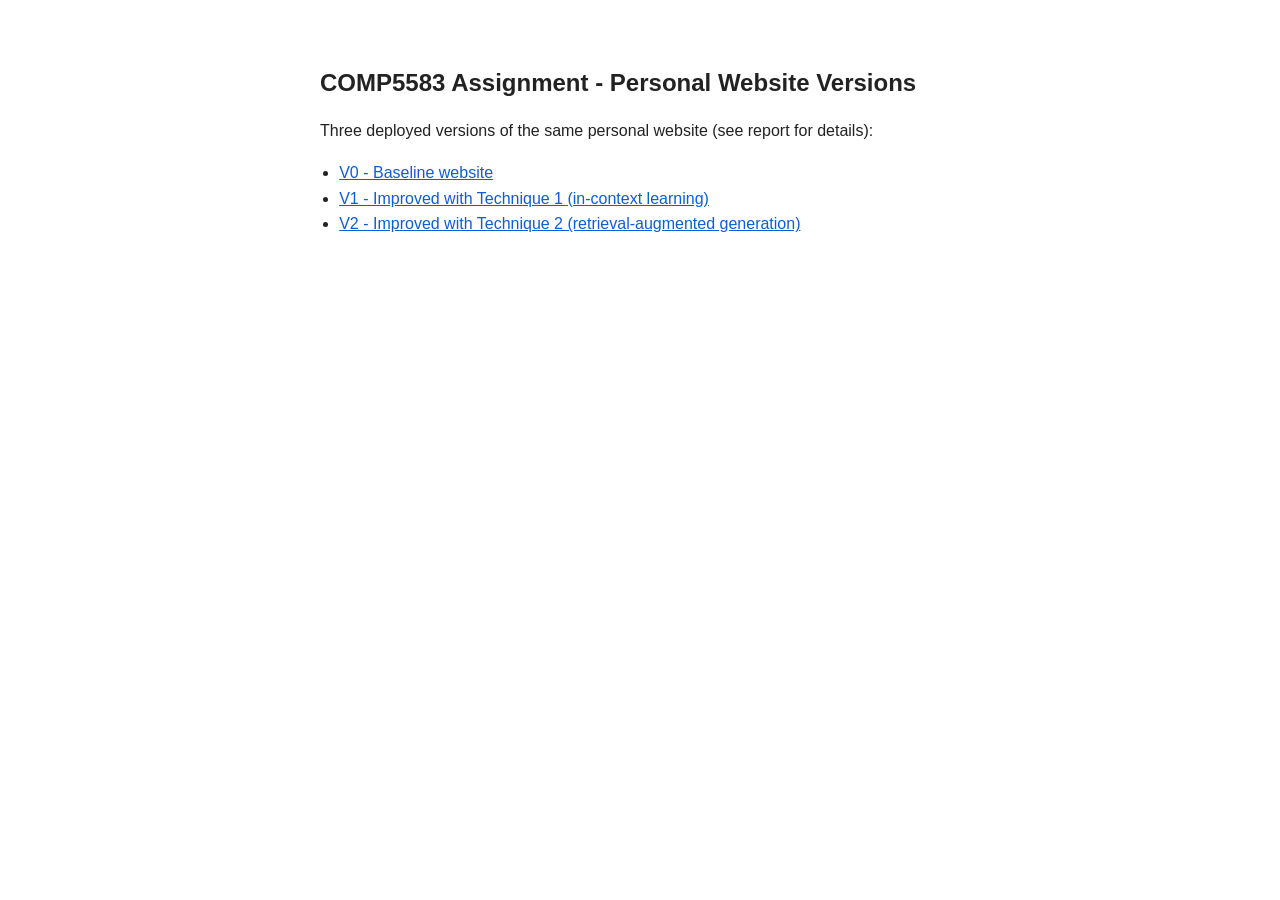
<file: index.html>
<!DOCTYPE html>
<html lang="en">
<head>
<meta charset="UTF-8">
<meta name="viewport" content="width=device-width, initial-scale=1.0">
<title>COMP5583 Personal Website Versions</title>
<style>
  body { font-family: Arial, sans-serif; max-width: 640px; margin: 4rem auto; padding: 0 1rem; color: #222; line-height: 1.6; }
  h1 { font-size: 1.5rem; }
  ul { padding-left: 1.2rem; }
  a { color: #0b5ed7; }
</style>
</head>
<body>
  <h1>COMP5583 Assignment - Personal Website Versions</h1>
  <p>Three deployed versions of the same personal website (see report for details):</p>
  <ul>
    <li><a href="V0/">V0 - Baseline website</a></li>
    <li><a href="V1/">V1 - Improved with Technique 1 (in-context learning)</a></li>
    <li><a href="V2/">V2 - Improved with Technique 2 (retrieval-augmented generation)</a></li>
  </ul>
</body>
</html>
</file>
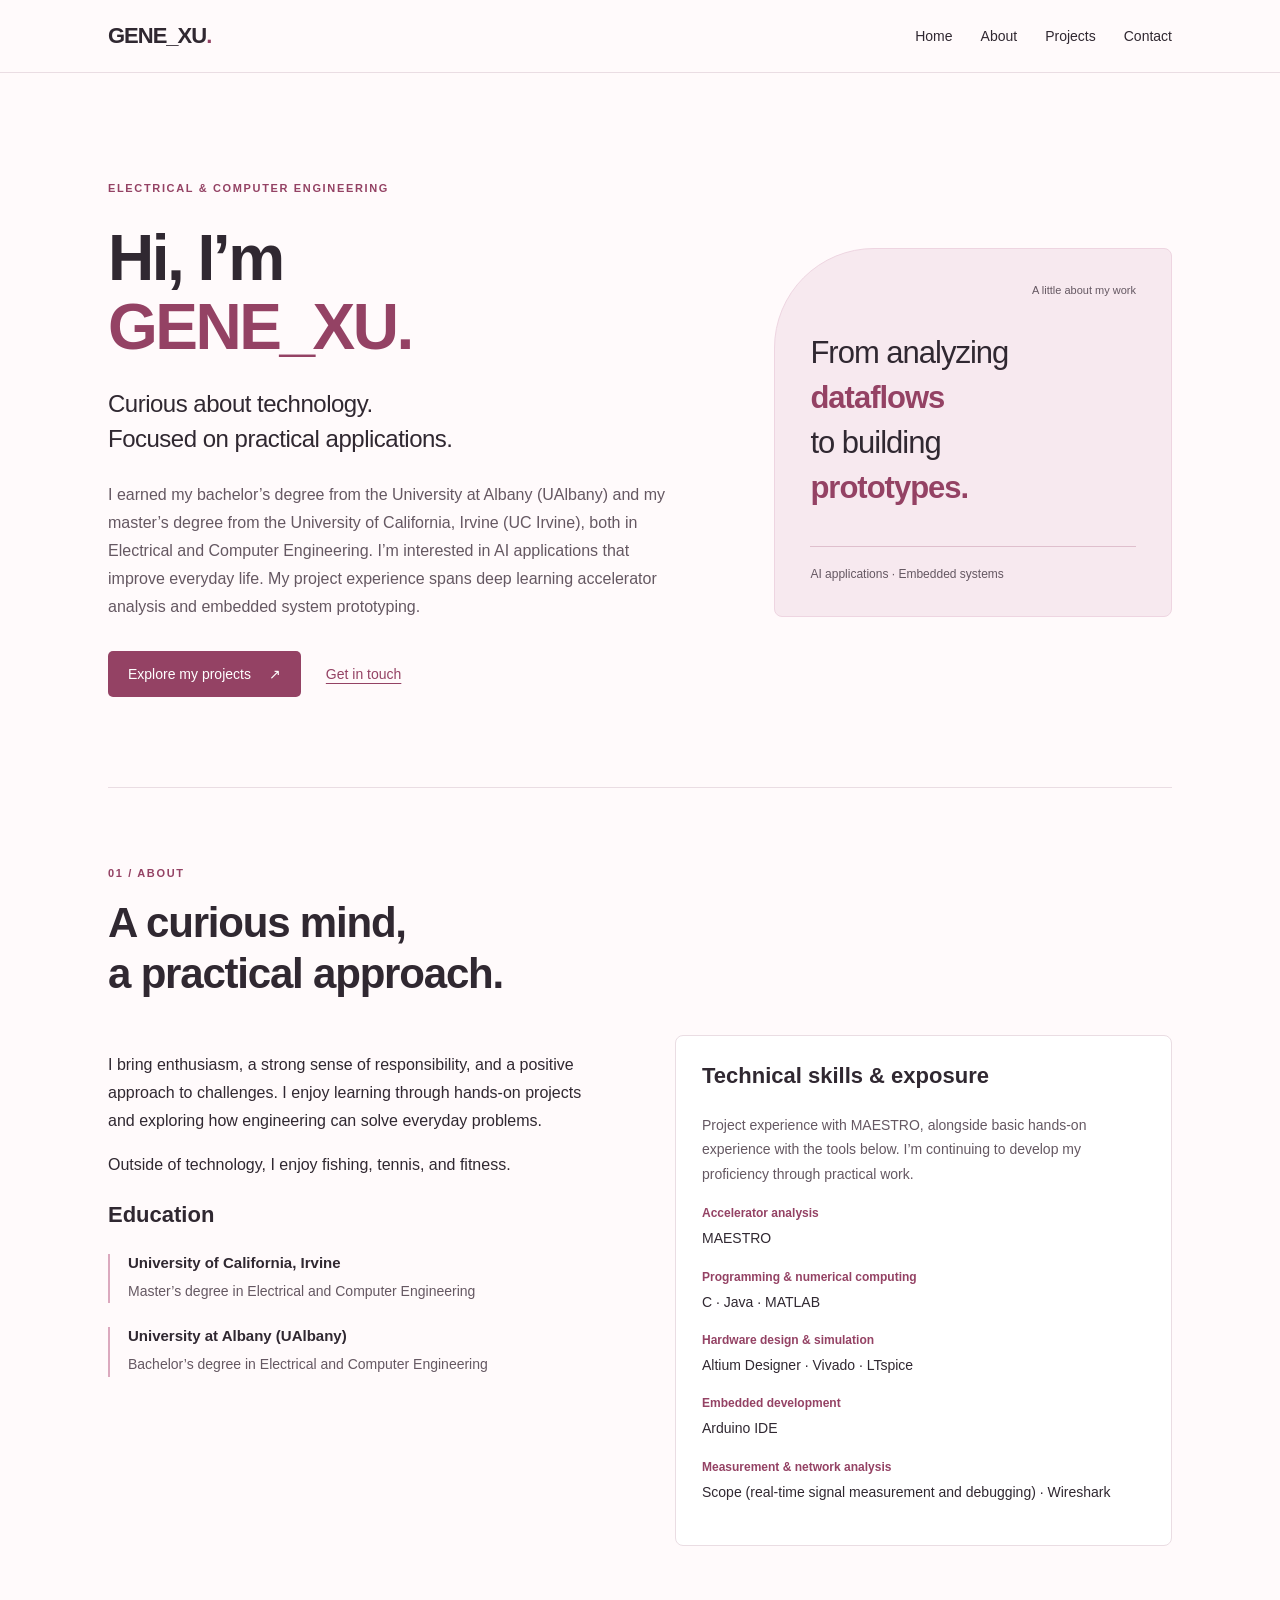
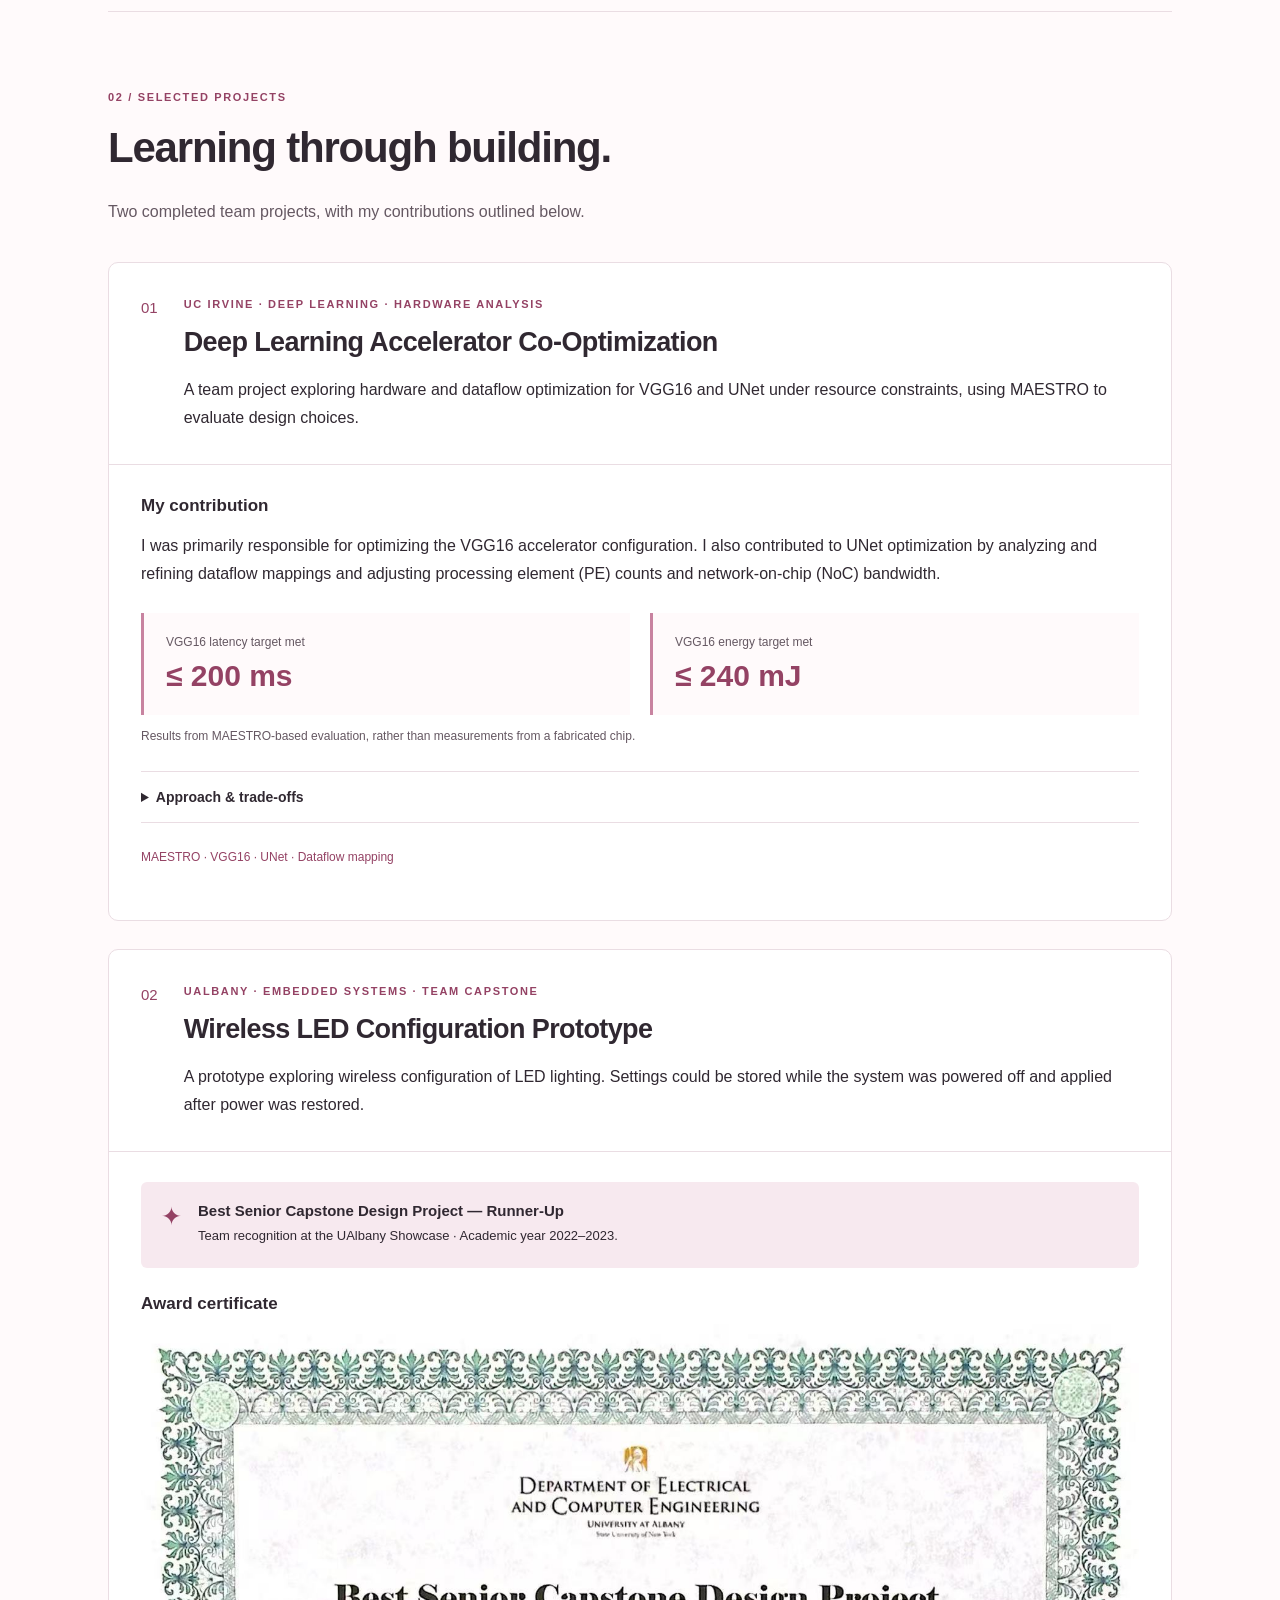
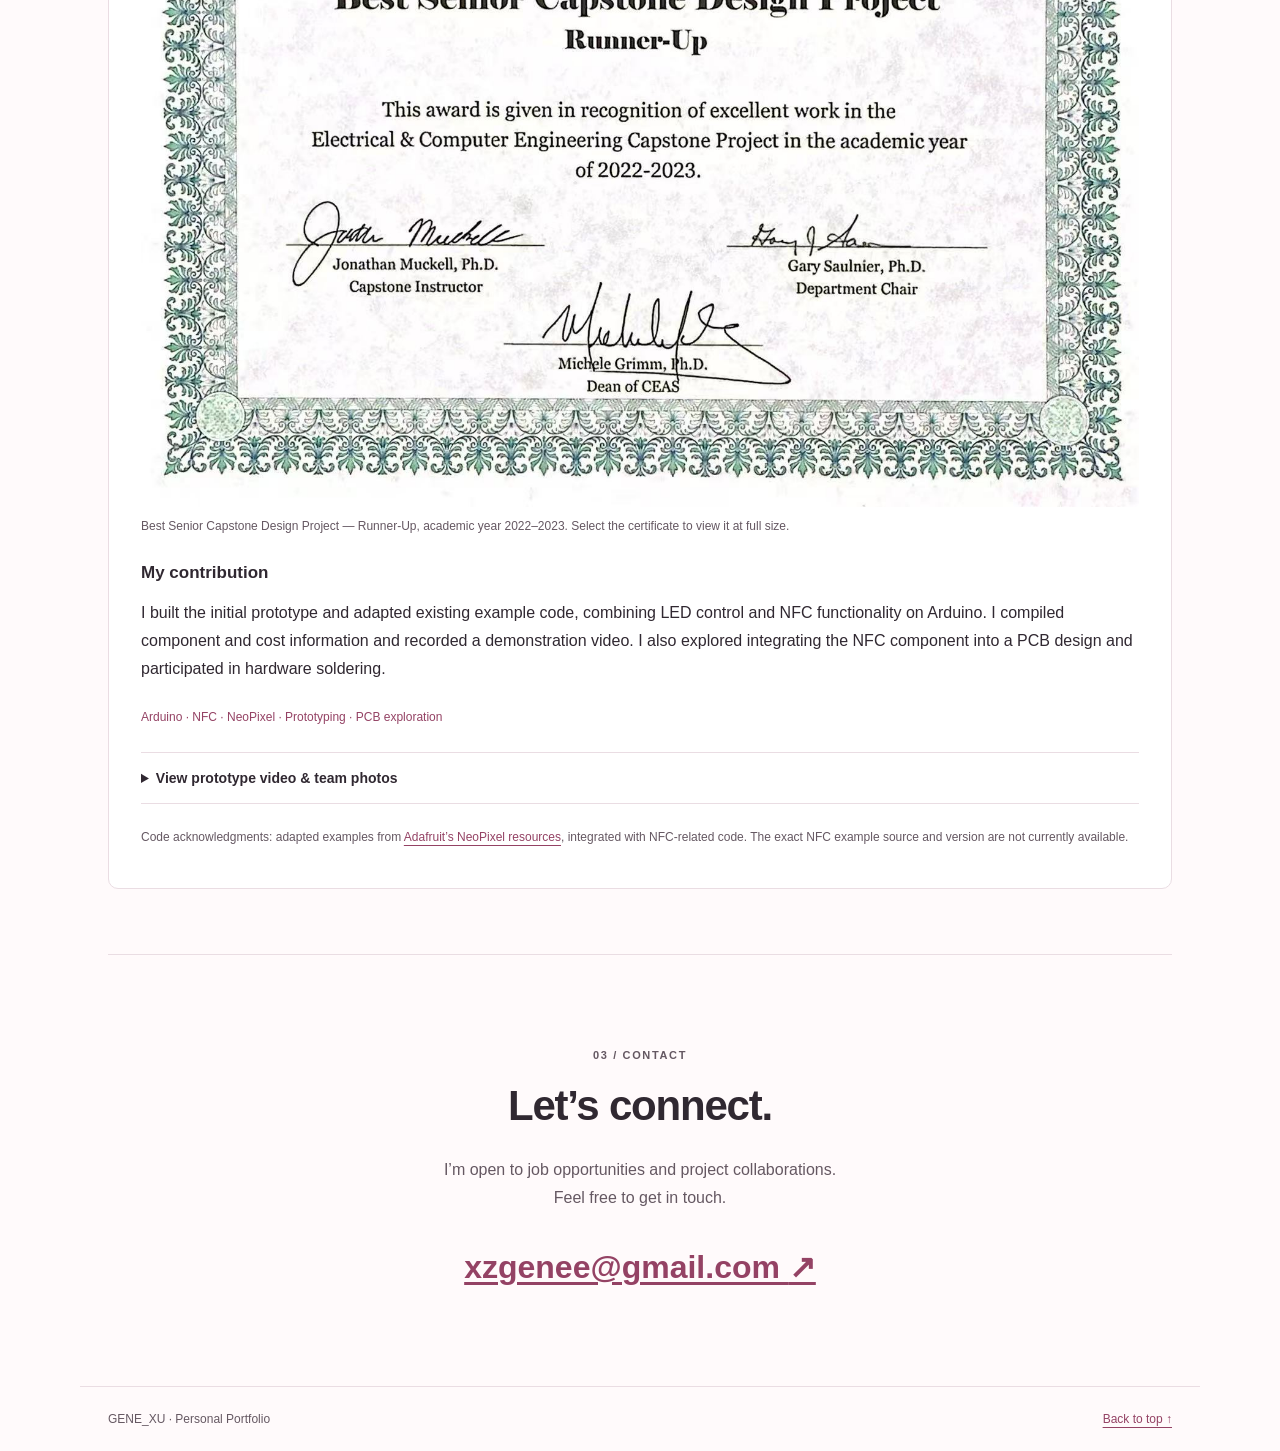
<file: V0/index.html>
﻿<!doctype html>
<html lang="en"><head><meta charset="utf-8"><meta name="viewport" content="width=device-width,initial-scale=1"><meta name="description" content="GENE_XU — Electrical and Computer Engineering graduate. Selected work in deep learning accelerators and embedded systems."><title>GENE_XU | Personal Portfolio</title><link rel="stylesheet" href="style.css"><link rel="icon" href="data:,"></head>
<body><a class="skip" href="#main">Skip to content</a><header class="topbar"><nav aria-label="Main navigation"><a class="brand" href="#home">GENE_XU<span>.</span></a><div class="nav-links"><a href="#home">Home</a><a href="#about">About</a><a href="#projects">Projects</a><a href="#contact">Contact</a></div></nav></header>
<main id="main"><section id="home" class="hero"><div><p class="eyebrow">Electrical &amp; Computer Engineering</p><h1>Hi, I’m <span>GENE_XU.</span></h1><p class="intro">Curious about technology.<br>Focused on practical applications.</p><p class="lead">I earned my bachelor’s degree from the University at Albany (UAlbany) and my master’s degree from the University of California, Irvine (UC Irvine), both in Electrical and Computer Engineering. I’m interested in AI applications that improve everyday life. My project experience spans deep learning accelerator analysis and embedded system prototyping.</p><div class="actions"><a class="button" href="#projects">Explore my projects <span aria-hidden="true">↗</span></a><a class="text-link" href="#contact">Get in touch</a></div></div><aside class="hero-note" aria-label="Areas of interest"><span class="note-index">A little about my work</span><p>From analyzing<br><strong>dataflows</strong><br>to building<br><strong>prototypes.</strong></p><div class="note-footer">AI applications · Embedded systems</div></aside></section>
<section id="about" class="section"><div class="section-heading"><p class="eyebrow">01 / About</p><h2>A curious mind,<br>a practical approach.</h2></div><div class="about-grid"><div><p>I bring enthusiasm, a strong sense of responsibility, and a positive approach to challenges. I enjoy learning through hands-on projects and exploring how engineering can solve everyday problems.</p><p>Outside of technology, I enjoy fishing, tennis, and fitness.</p><h3>Education</h3><div class="education"><strong>University of California, Irvine</strong><p>Master’s degree in Electrical and Computer Engineering</p></div><div class="education"><strong>University at Albany (UAlbany)</strong><p>Bachelor’s degree in Electrical and Computer Engineering</p></div></div><div class="skills"><h3>Technical skills &amp; exposure</h3><p>Project experience with MAESTRO, alongside basic hands-on experience with the tools below. I’m continuing to develop my proficiency through practical work.</p><dl><dt>Accelerator analysis</dt><dd>MAESTRO</dd><dt>Programming &amp; numerical computing</dt><dd>C · Java · MATLAB</dd><dt>Hardware design &amp; simulation</dt><dd>Altium Designer · Vivado · LTspice</dd><dt>Embedded development</dt><dd>Arduino IDE</dd><dt>Measurement &amp; network analysis</dt><dd>Scope (real-time signal measurement and debugging) · Wireshark</dd></dl></div></div></section>
<section id="projects" class="section"><div class="section-heading"><p class="eyebrow">02 / Selected projects</p><h2>Learning through building.</h2><p>Two completed team projects, with my contributions outlined below.</p></div>
<article class="project"><div class="project-top"><span class="project-number">01</span><div><p class="eyebrow">UC Irvine · Deep learning · Hardware analysis</p><h3>Deep Learning Accelerator Co-Optimization</h3><p>A team project exploring hardware and dataflow optimization for VGG16 and UNet under resource constraints, using MAESTRO to evaluate design choices.</p></div></div><div class="project-body"><h4>My contribution</h4><p>I was primarily responsible for optimizing the VGG16 accelerator configuration. I also contributed to UNet optimization by analyzing and refining dataflow mappings and adjusting processing element (PE) counts and network-on-chip (NoC) bandwidth.</p><div class="results"><div><span>VGG16 latency target met</span><strong>≤ 200 ms</strong></div><div><span>VGG16 energy target met</span><strong>≤ 240 mJ</strong></div></div><p class="small">Results from MAESTRO-based evaluation, rather than measurements from a fabricated chip.</p><details><summary>Approach &amp; trade-offs</summary><p>I explored spatial and temporal dataflow mappings and hardware parameters to balance resource use, latency, bandwidth, and energy consumption. The work involved comparing candidate configurations and refining them against the project constraints.</p></details><p class="tags">MAESTRO · VGG16 · UNet · Dataflow mapping</p></div></article>
<article class="project"><div class="project-top"><span class="project-number">02</span><div><p class="eyebrow">UAlbany · Embedded systems · Team capstone</p><h3>Wireless LED Configuration Prototype</h3><p>A prototype exploring wireless configuration of LED lighting. Settings could be stored while the system was powered off and applied after power was restored.</p></div></div><div class="project-body"><div class="award"><span aria-hidden="true">✦</span><div><strong>Best Senior Capstone Design Project — Runner-Up</strong><p>Team recognition at the UAlbany Showcase · Academic year 2022–2023.</p></div></div><h4>Award certificate</h4><figure><a href="assets/award-certificate.jpg" target="_blank" rel="noopener"><img src="assets/award-certificate.jpg" loading="lazy" alt="University at Albany ECE certificate: Best Senior Capstone Design Project, Runner-Up, academic year 2022–2023"></a><figcaption>Best Senior Capstone Design Project — Runner-Up, academic year 2022–2023. Select the certificate to view it at full size.</figcaption></figure><h4>My contribution</h4><p>I built the initial prototype and adapted existing example code, combining LED control and NFC functionality on Arduino. I compiled component and cost information and recorded a demonstration video. I also explored integrating the NFC component into a PCB design and participated in hardware soldering.</p><p class="tags">Arduino · NFC · NeoPixel · Prototyping · PCB exploration</p><details class="media-details"><summary>View prototype video &amp; team photos</summary><h4>Prototype in action</h4><figure><video controls playsinline preload="metadata" aria-label="LED mode changing prototype demonstration"><source src="assets/led-mode-changing.mp4" type="video/mp4">Your browser does not support this video.</video><figcaption>LED mode changing demonstration. <a href="assets/led-mode-changing.mp4">Open video</a></figcaption></figure><div class="gallery"><figure><a href="assets/showcase.jpeg" target="_blank" rel="noopener"><img src="assets/showcase.jpeg" loading="lazy" width="2048" height="1536" alt="Capstone team presenting their poster and prototype at the UAlbany Showcase"></a><figcaption>Our team at the UAlbany Showcase - LED display 1</figcaption></figure><figure><a href="assets/showcase-team-purple.jpeg" target="_blank" rel="noopener"><img src="assets/showcase-team-purple.jpeg" loading="lazy" width="2048" height="1536" alt="Our capstone team beside the project poster and LED prototype under purple lighting at the UAlbany Showcase"></a><figcaption>Our team at the UAlbany Showcase - LED display 2</figcaption></figure><figure><a href="assets/award.jpg" target="_blank" rel="noopener"><img src="assets/award.jpg" loading="lazy" width="4032" height="3024" alt="Team award photograph at the UAlbany ECE Showcase ceremony"></a><figcaption>Best Senior Capstone Design Project — Runner-Up.</figcaption></figure></div></details><p class="credits">Code acknowledgments: adapted examples from <a href="https://www.adafruit.com/product/1426">Adafruit’s NeoPixel resources</a>, integrated with NFC-related code. The exact NFC example source and version are not currently available.</p></div></article></section>
<section id="contact" class="contact section"><p class="eyebrow">03 / Contact</p><h2>Let’s connect.</h2><p>I’m open to job opportunities and project collaborations.<br>Feel free to get in touch.</p><a class="email" href="mailto:xzgenee@gmail.com">xzgenee@gmail.com <span aria-hidden="true">↗</span></a></section></main><footer><span>GENE_XU · Personal Portfolio</span><a href="#home">Back to top ↑</a></footer></body></html>
</file>
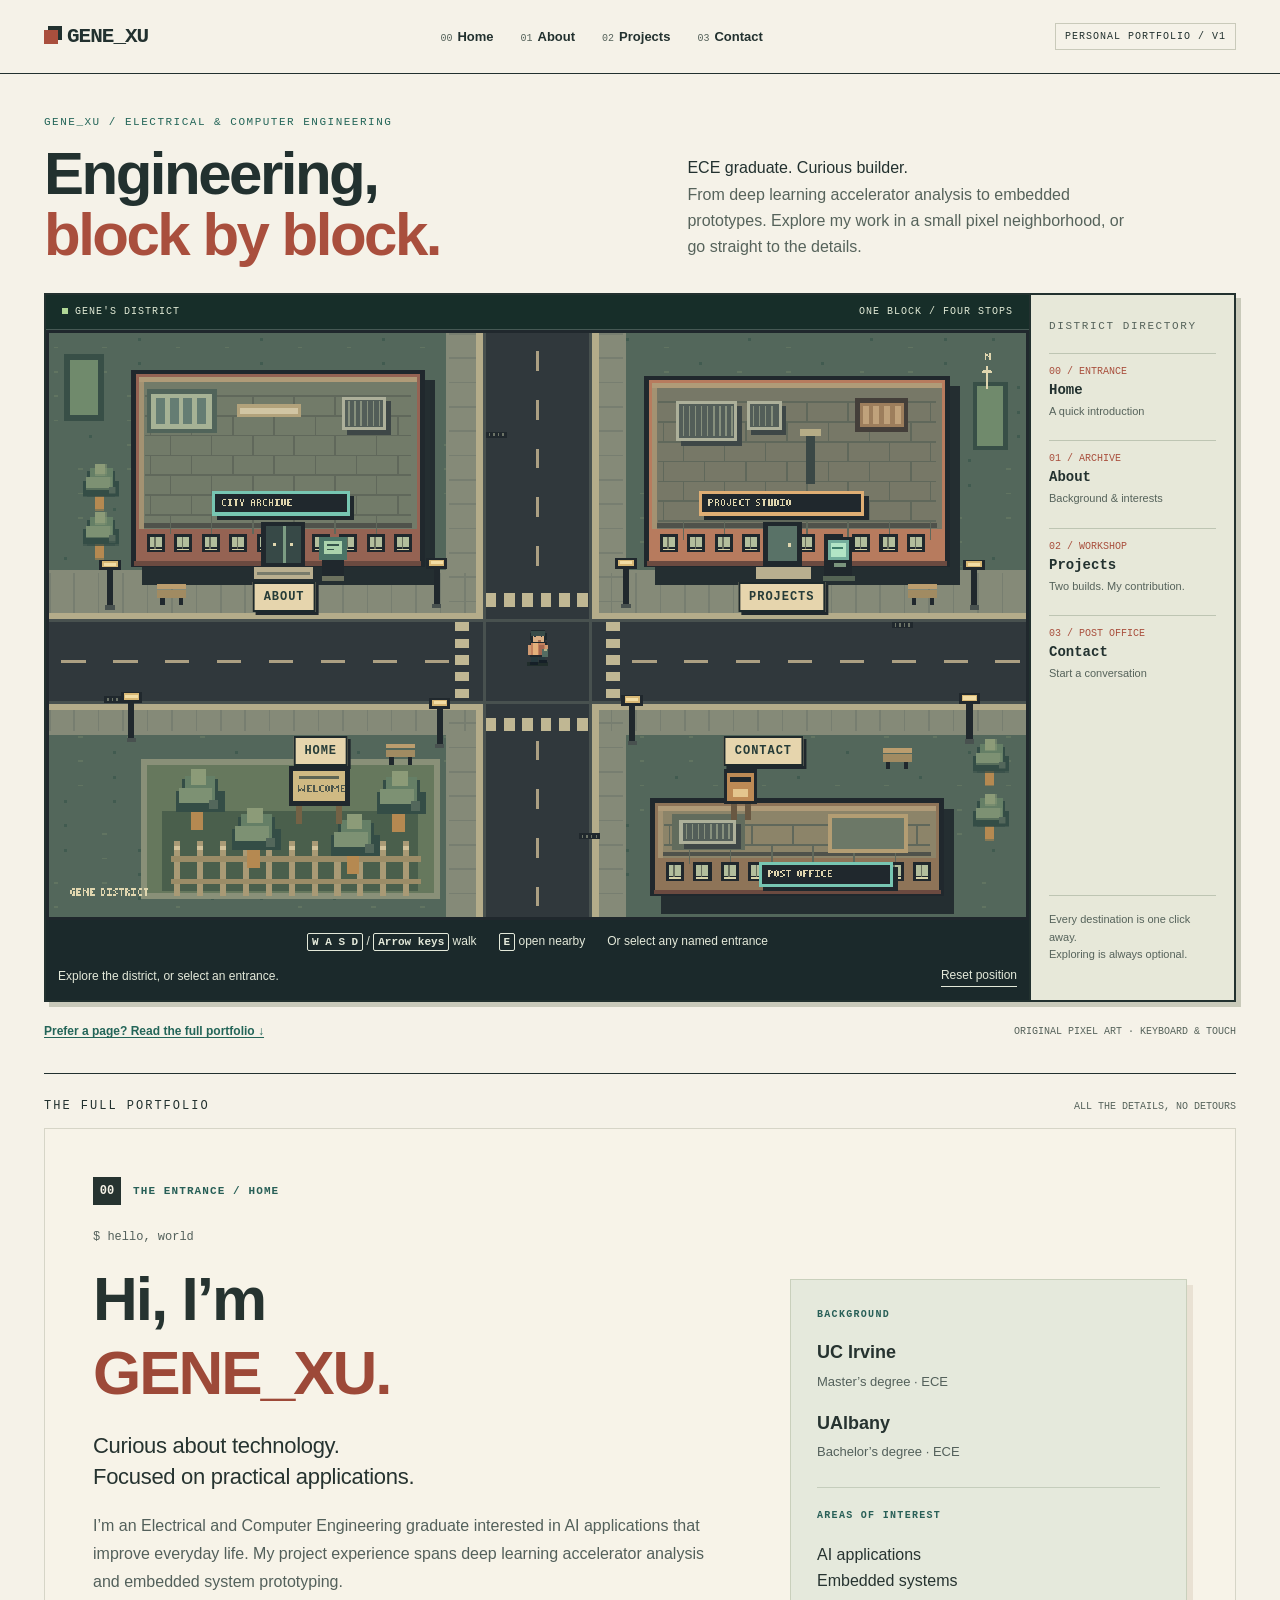
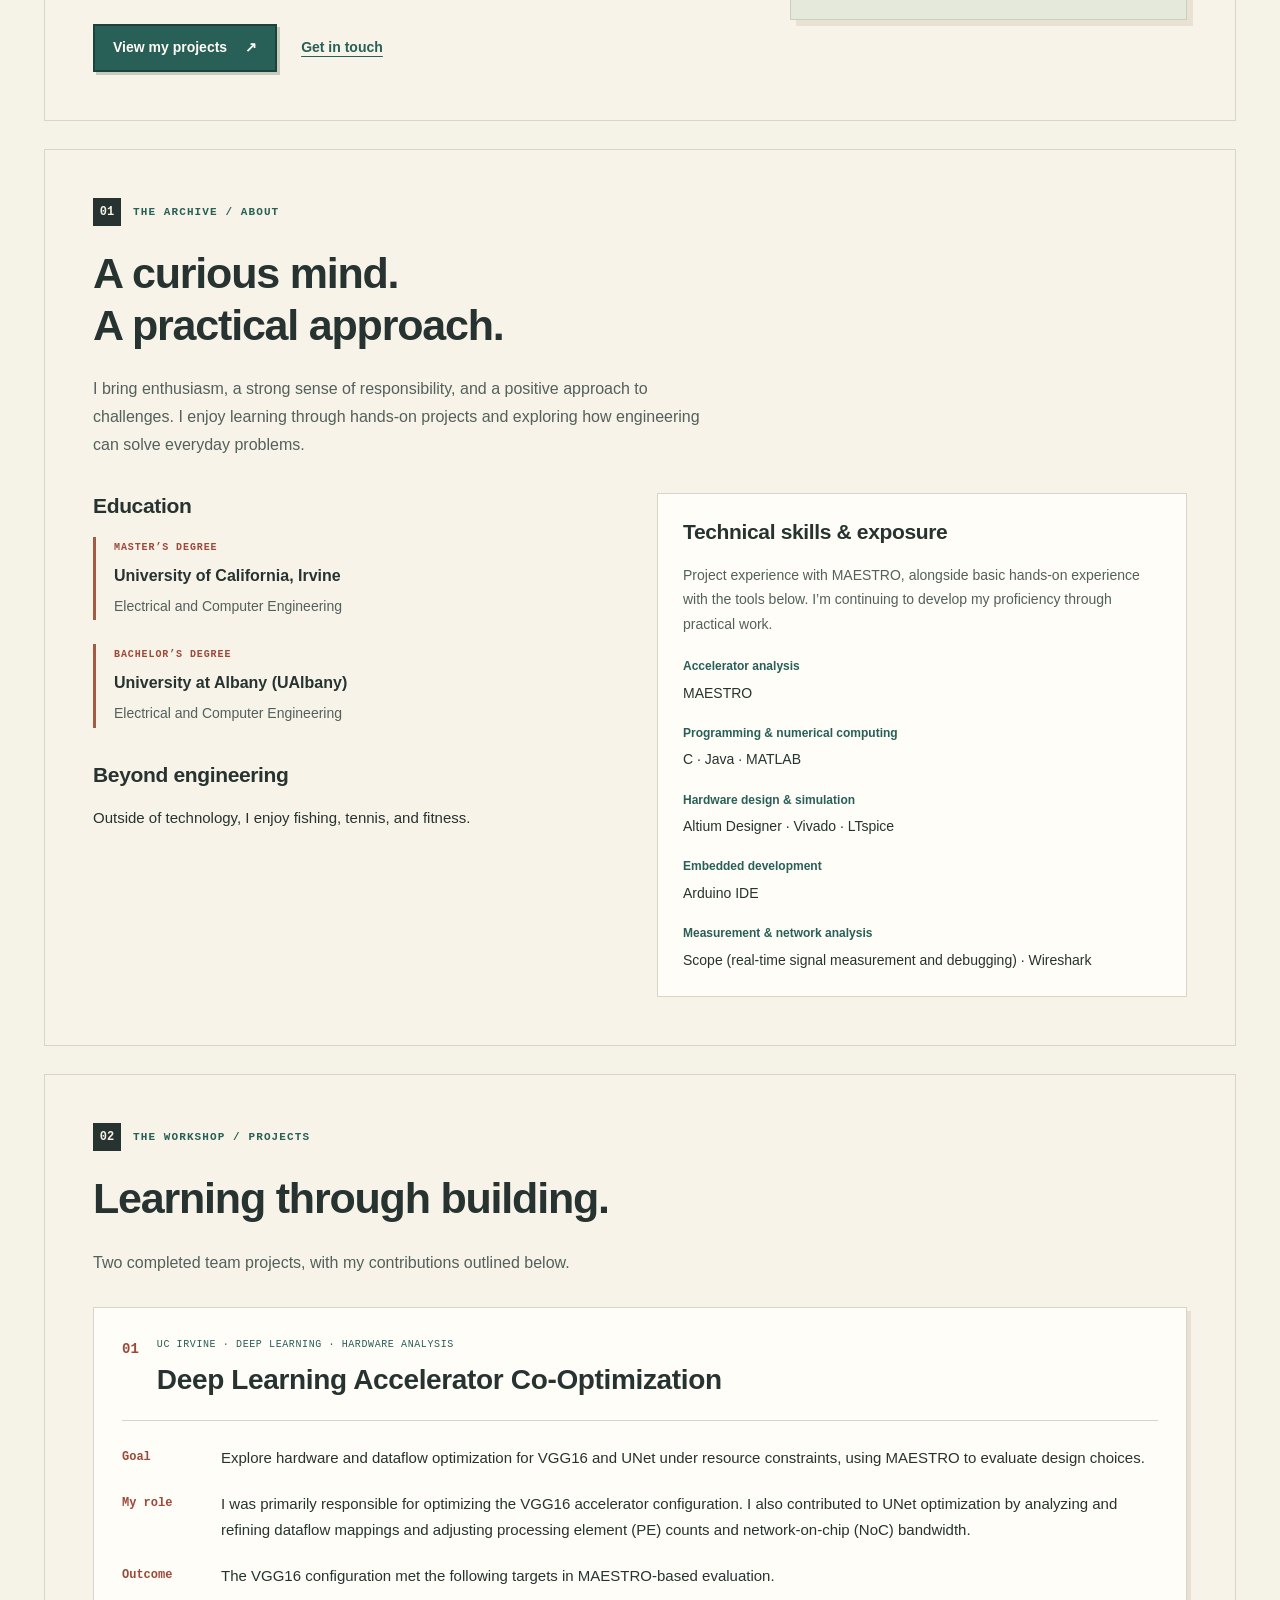
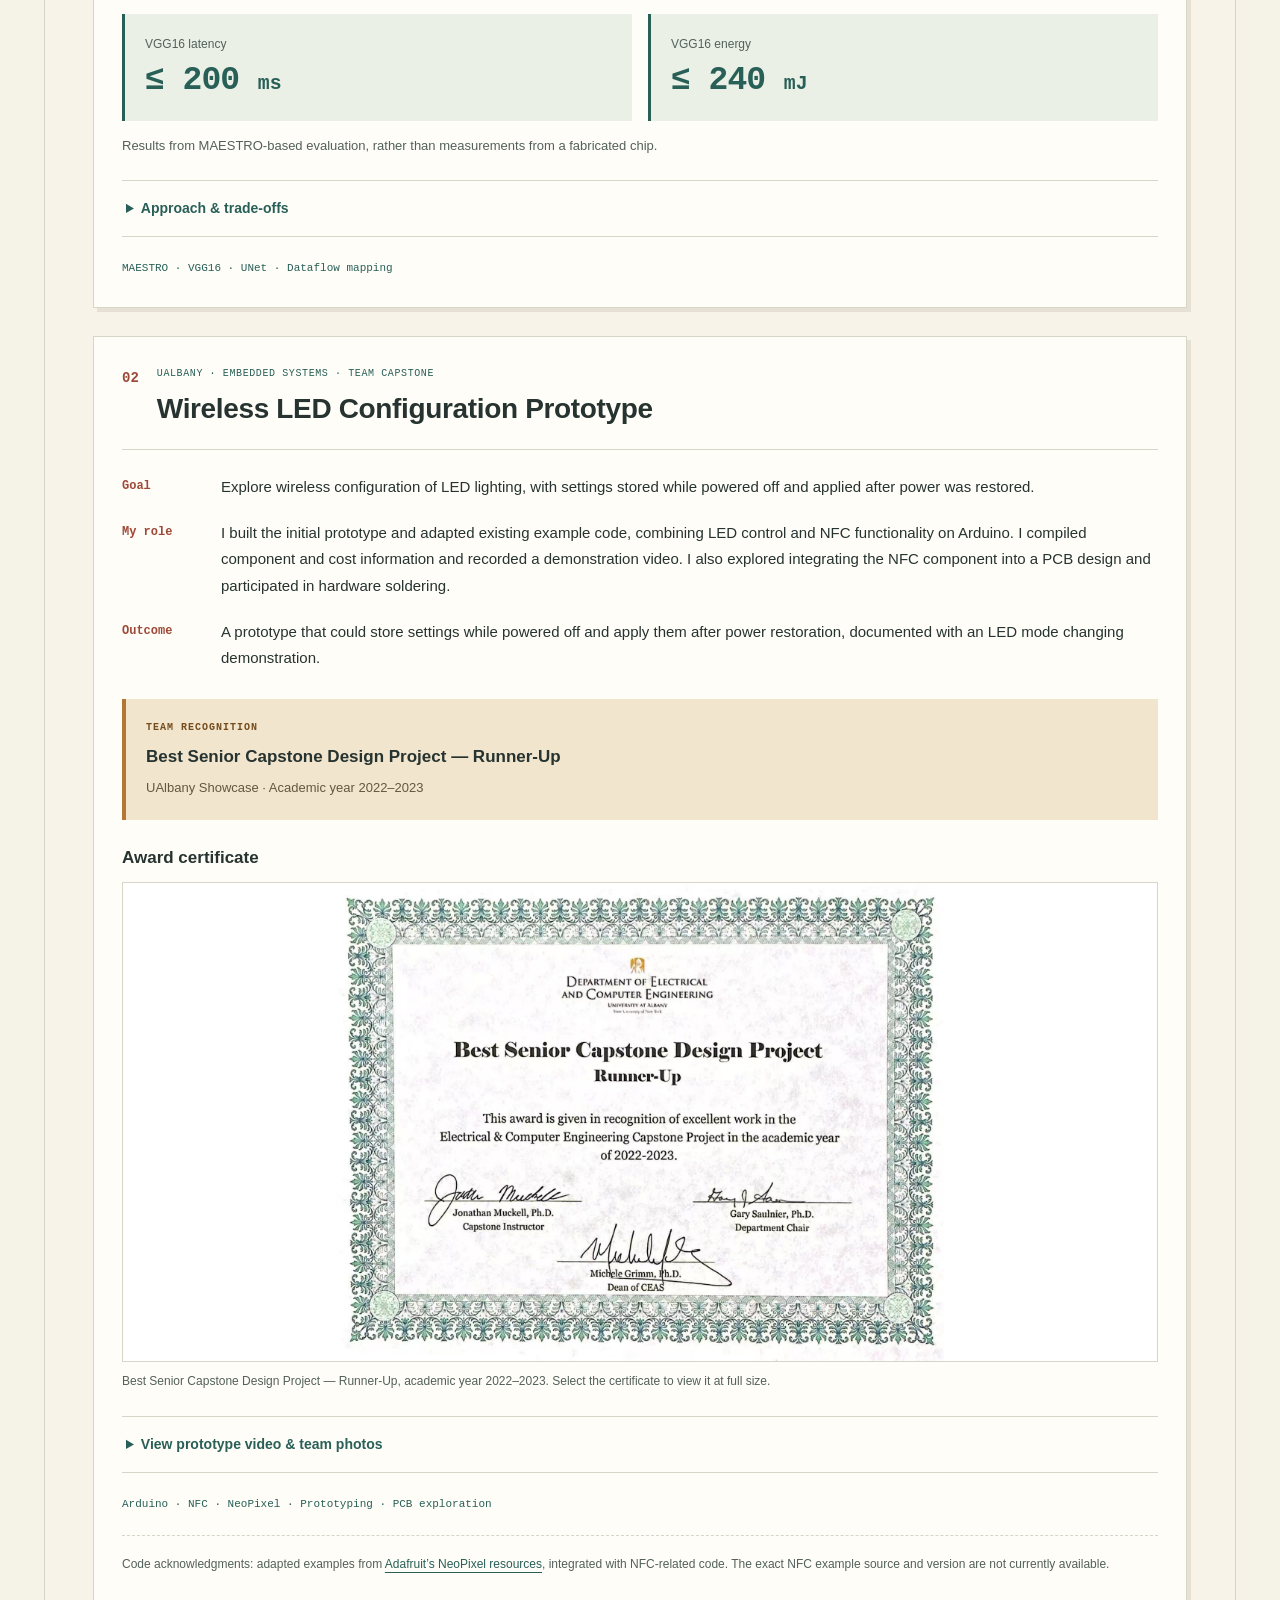
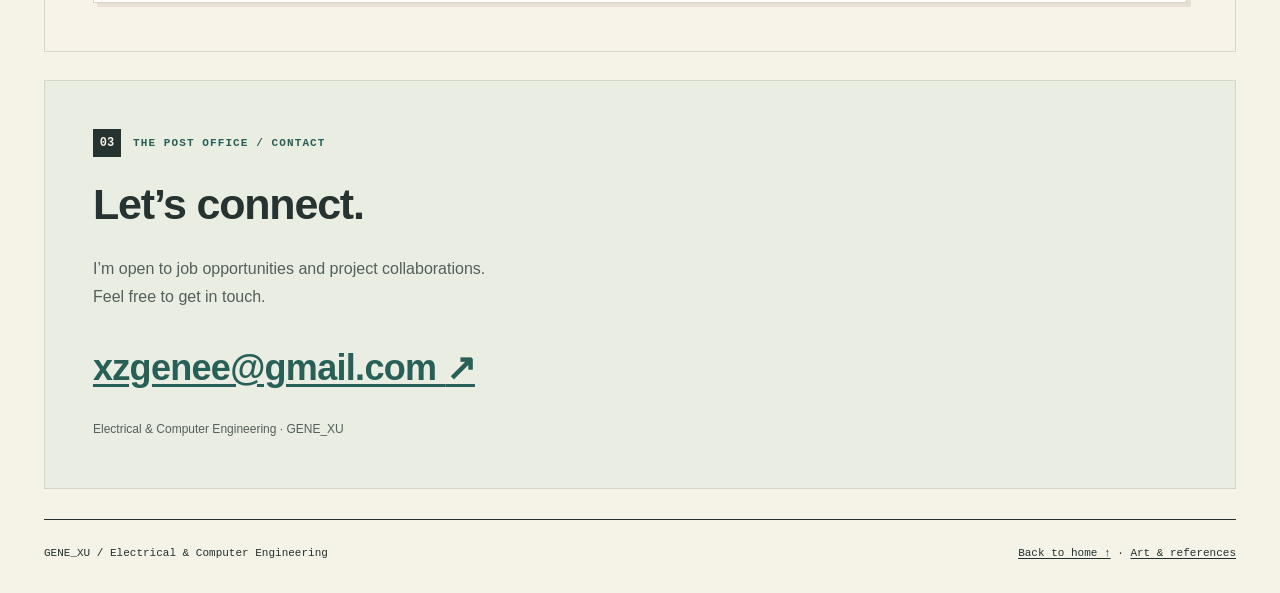
<file: V1/index.html>
<!doctype html>
<html lang="en"><head><meta charset="utf-8"><meta name="viewport" content="width=device-width,initial-scale=1"><meta name="description" content="GENE_XU — ECE graduate. Explore a small pixel district, meet the projects, or read the full portfolio."><title>GENE_XU | The Career District</title><link rel="icon" href="data:,"><link rel="stylesheet" href="style.css"><link rel="stylesheet" href="panels.css"><link rel="stylesheet" href="scene.css"><script src="content.js" defer></script><script src="scene.js" defer></script><script src="app.js" defer></script></head>
<body><a class="skip-link" href="#portfolio">Skip to portfolio content</a>
<header class="topbar"><div class="header-inner"><a id="brand" class="brand" href="#home" data-section="home"><span class="brand-mark" aria-hidden="true"></span>GENE_XU</a><nav class="top-nav" aria-label="Main navigation"><a href="#home" data-section="home"><span class="nav-number" aria-hidden="true">00</span>Home</a><a href="#about" data-section="about"><span class="nav-number" aria-hidden="true">01</span>About</a><a href="#projects" data-section="projects"><span class="nav-number" aria-hidden="true">02</span>Projects</a><a href="#contact" data-section="contact"><span class="nav-number" aria-hidden="true">03</span>Contact</a></nav><span class="header-note">PERSONAL PORTFOLIO / V1</span></div></header>
<main class="site-main" id="main"><div class="intro"><div><p class="eyebrow">GENE_XU / Electrical &amp; Computer Engineering</p><p class="hero-title">Engineering,<br><span>block by block.</span></p></div><p class="intro-copy"><strong>ECE graduate. Curious builder.</strong><br>From deep learning accelerator analysis to embedded prototypes. Explore my work in a small pixel neighborhood, or go straight to the details.</p></div>
<section class="district-layout" aria-label="Interactive career district"><div class="map-column"><div class="district-titlebar"><span><span class="live-dot" aria-hidden="true"></span>GENE'S DISTRICT</span><span class="map-coord">ONE BLOCK / FOUR STOPS</span></div><div id="district-scene"><p class="scene-fallback">The district is optional. Use the navigation or read the full portfolio below.</p></div></div><aside class="directory" aria-label="District directory"><h2>District directory</h2><a href="#home" data-section="home"><span class="route">00 / ENTRANCE</span><strong>Home</strong><small>A quick introduction</small></a><a href="#about" data-section="about"><span class="route">01 / ARCHIVE</span><strong>About</strong><small>Background &amp; interests</small></a><a href="#projects" data-section="projects"><span class="route">02 / WORKSHOP</span><strong>Projects</strong><small>Two builds. My contribution.</small></a><a href="#contact" data-section="contact"><span class="route">03 / POST OFFICE</span><strong>Contact</strong><small>Start a conversation</small></a><p class="directory-note">Every destination is one click away.<br>Exploring is always optional.</p></aside></section>
<div class="reading-bar"><a href="#portfolio">Prefer a page? Read the full portfolio ↓</a><span>ORIGINAL PIXEL ART · KEYBOARD &amp; TOUCH</span></div>
<div id="portfolio" tabindex="-1"><div class="portfolio-heading"><h2>The full portfolio</h2><span>ALL THE DETAILS, NO DETOURS</span></div><noscript><p>JavaScript is off. All portfolio content and ordinary navigation remain available below.</p></noscript>
<section id="home" class="content-section home-section" aria-labelledby="home-heading">
  <div class="section-label"><span class="section-index">00</span><span>THE ENTRANCE / HOME</span></div>
  <div class="home-content-grid">
    <div>
      <p class="content-command" aria-hidden="true">$ hello, world</p>
      <h1 id="home-heading" tabindex="-1">Hi, I’m <span>GENE_XU.</span></h1>
      <p class="home-intro">Curious about technology.<br>Focused on practical applications.</p>
      <p class="content-lead">I’m an Electrical and Computer Engineering graduate interested in AI applications that improve everyday life. My project experience spans deep learning accelerator analysis and embedded system prototyping.</p>
      <div class="content-actions"><a class="content-button" href="#projects" data-section="projects">View my projects <span aria-hidden="true">↗</span></a><a class="content-text-link" href="#contact" data-section="contact">Get in touch</a></div>
    </div>
    <aside class="home-note" aria-label="Education and areas of interest">
      <p class="note-label">BACKGROUND</p>
      <p class="note-education"><strong>UC Irvine</strong><span>Master’s degree · ECE</span></p>
      <p class="note-education"><strong>UAlbany</strong><span>Bachelor’s degree · ECE</span></p>
      <p class="note-label note-divider">AREAS OF INTEREST</p>
      <p class="note-topics">AI applications<br>Embedded systems</p>
    </aside>
  </div>
</section>

<section id="about" class="content-section" aria-labelledby="about-heading">
  <div class="section-label"><span class="section-index">01</span><span>THE ARCHIVE / ABOUT</span></div>
  <h2 id="about-heading" tabindex="-1">A curious mind.<br>A practical approach.</h2>
  <p class="content-lead">I bring enthusiasm, a strong sense of responsibility, and a positive approach to challenges. I enjoy learning through hands-on projects and exploring how engineering can solve everyday problems.</p>
  <div class="about-content-grid">
    <div>
      <h3>Education</h3>
      <ol class="education-list">
        <li><span class="education-type">MASTER’S DEGREE</span><strong>University of California, Irvine</strong><p>Electrical and Computer Engineering</p></li>
        <li><span class="education-type">BACHELOR’S DEGREE</span><strong>University at Albany (UAlbany)</strong><p>Electrical and Computer Engineering</p></li>
      </ol>
      <div class="interest-note"><h3>Beyond engineering</h3><p>Outside of technology, I enjoy fishing, tennis, and fitness.</p></div>
    </div>
    <div class="skills-card">
      <h3>Technical skills &amp; exposure</h3>
      <p>Project experience with MAESTRO, alongside basic hands-on experience with the tools below. I’m continuing to develop my proficiency through practical work.</p>
      <dl class="skills-list"><dt>Accelerator analysis</dt><dd>MAESTRO</dd><dt>Programming &amp; numerical computing</dt><dd>C · Java · MATLAB</dd><dt>Hardware design &amp; simulation</dt><dd>Altium Designer · Vivado · LTspice</dd><dt>Embedded development</dt><dd>Arduino IDE</dd><dt>Measurement &amp; network analysis</dt><dd>Scope (real-time signal measurement and debugging) · Wireshark</dd></dl>
    </div>
  </div>
</section>

<section id="projects" class="content-section" aria-labelledby="projects-heading">
  <div class="section-label"><span class="section-index">02</span><span>THE WORKSHOP / PROJECTS</span></div>
  <h2 id="projects-heading" tabindex="-1">Learning through building.</h2>
  <p class="content-lead">Two completed team projects, with my contributions outlined below.</p>
  <div class="project-list">
    <article class="project-card" aria-labelledby="accelerator-title">
      <div class="project-card-header"><span class="project-number">01</span><div><p class="project-context">UC IRVINE · DEEP LEARNING · HARDWARE ANALYSIS</p><h3 id="accelerator-title">Deep Learning Accelerator Co-Optimization</h3></div></div>
      <dl class="project-facts">
        <div><dt>Goal</dt><dd>Explore hardware and dataflow optimization for VGG16 and UNet under resource constraints, using MAESTRO to evaluate design choices.</dd></div>
        <div><dt>My role</dt><dd>I was primarily responsible for optimizing the VGG16 accelerator configuration. I also contributed to UNet optimization by analyzing and refining dataflow mappings and adjusting processing element (PE) counts and network-on-chip (NoC) bandwidth.</dd></div>
        <div><dt>Outcome</dt><dd>The VGG16 configuration met the following targets in MAESTRO-based evaluation.</dd></div>
      </dl>
      <div class="project-results" aria-label="VGG16 evaluation results"><div><span>VGG16 latency</span><strong>≤ 200 <small>ms</small></strong></div><div><span>VGG16 energy</span><strong>≤ 240 <small>mJ</small></strong></div></div>
      <p class="evidence-note">Results from MAESTRO-based evaluation, rather than measurements from a fabricated chip.</p>
      <details class="project-details"><summary>Approach &amp; trade-offs</summary><div class="detail-content"><p>I explored spatial and temporal dataflow mappings and hardware parameters to balance resource use, latency, bandwidth, and energy consumption. The work involved comparing candidate configurations and refining them against the project constraints.</p></div></details>
      <p class="project-tags">MAESTRO · VGG16 · UNet · Dataflow mapping</p>
    </article>

    <article class="project-card" aria-labelledby="led-title">
      <div class="project-card-header"><span class="project-number">02</span><div><p class="project-context">UALBANY · EMBEDDED SYSTEMS · TEAM CAPSTONE</p><h3 id="led-title">Wireless LED Configuration Prototype</h3></div></div>
      <dl class="project-facts">
        <div><dt>Goal</dt><dd>Explore wireless configuration of LED lighting, with settings stored while powered off and applied after power was restored.</dd></div>
        <div><dt>My role</dt><dd>I built the initial prototype and adapted existing example code, combining LED control and NFC functionality on Arduino. I compiled component and cost information and recorded a demonstration video. I also explored integrating the NFC component into a PCB design and participated in hardware soldering.</dd></div>
        <div><dt>Outcome</dt><dd>A prototype that could store settings while powered off and apply them after power restoration, documented with an LED mode changing demonstration.</dd></div>
      </dl>
      <div class="project-award"><p class="award-label">TEAM RECOGNITION</p><strong>Best Senior Capstone Design Project — Runner-Up</strong><p>UAlbany Showcase · Academic year 2022–2023</p></div>
      <h4>Award certificate</h4>
      <figure class="certificate-figure"><a href="assets/award-certificate.jpg" target="_blank" rel="noopener"><img src="assets/award-certificate.jpg" loading="lazy" alt="University at Albany ECE certificate: Best Senior Capstone Design Project, Runner-Up, academic year 2022–2023"></a><figcaption>Best Senior Capstone Design Project — Runner-Up, academic year 2022–2023. Select the certificate to view it at full size.</figcaption></figure>
      <details class="project-details media-details"><summary>View prototype video &amp; team photos</summary><div class="detail-content">
        <h4>Prototype in action</h4>
        <figure><video controls controlslist="nodownload" playsinline preload="metadata" aria-label="LED mode changing prototype demonstration"><source src="assets/led-mode-changing.mp4" type="video/mp4">Your browser does not support this video.</video><figcaption>LED mode changing demonstration. <a href="video.html">Open video</a></figcaption></figure>
        <div class="project-gallery">
          <figure><a href="assets/showcase.jpeg" target="_blank" rel="noopener"><img src="assets/showcase.jpeg" loading="lazy" width="2048" height="1536" alt="Capstone team presenting their poster and prototype at the UAlbany Showcase"></a><figcaption>Our team at the UAlbany Showcase - LED display 1</figcaption></figure>
          <figure><a href="assets/showcase-team-purple.jpeg" target="_blank" rel="noopener"><img src="assets/showcase-team-purple.jpeg" loading="lazy" width="2048" height="1536" alt="Our capstone team beside the project poster and LED prototype under purple lighting at the UAlbany Showcase"></a><figcaption>Our team at the UAlbany Showcase - LED display 2</figcaption></figure>
          <figure><a href="assets/award.jpg" target="_blank" rel="noopener"><img src="assets/award.jpg" loading="lazy" width="4032" height="3024" alt="Team award photograph at the UAlbany ECE Showcase ceremony"></a><figcaption>Best Senior Capstone Design Project — Runner-Up.</figcaption></figure>
        </div>
      </div></details>
      <p class="project-tags">Arduino · NFC · NeoPixel · Prototyping · PCB exploration</p>
      <p class="code-credits">Code acknowledgments: adapted examples from <a href="https://www.adafruit.com/product/1426">Adafruit’s NeoPixel resources</a>, integrated with NFC-related code. The exact NFC example source and version are not currently available.</p>
    </article>
  </div>
</section>

<section id="contact" class="content-section contact-section" aria-labelledby="contact-heading">
  <div class="section-label"><span class="section-index">03</span><span>THE POST OFFICE / CONTACT</span></div>
  <h2 id="contact-heading" tabindex="-1">Let’s connect.</h2>
  <p class="content-lead">I’m open to job opportunities and project collaborations.<br>Feel free to get in touch.</p>
  <a class="contact-address" href="mailto:xzgenee@gmail.com">xzgenee@gmail.com <span aria-hidden="true">↗</span></a>
  <p class="contact-detail">Electrical &amp; Computer Engineering · GENE_XU</p>
</section>
</div></main><footer class="site-footer"><span>GENE_XU / Electrical &amp; Computer Engineering</span><span><a href="#home" data-section="home">Back to home ↑</a> · <a href="credits.html">Art &amp; references</a></span></footer>
<dialog id="section-dialog"><div class="panel-toolbar"><p id="panel-place">District directory</p><button id="panel-close" type="button" aria-label="Close information panel">Close <span aria-hidden="true">×</span></button></div><div id="panel-body"></div></dialog>
</body></html>
</file>
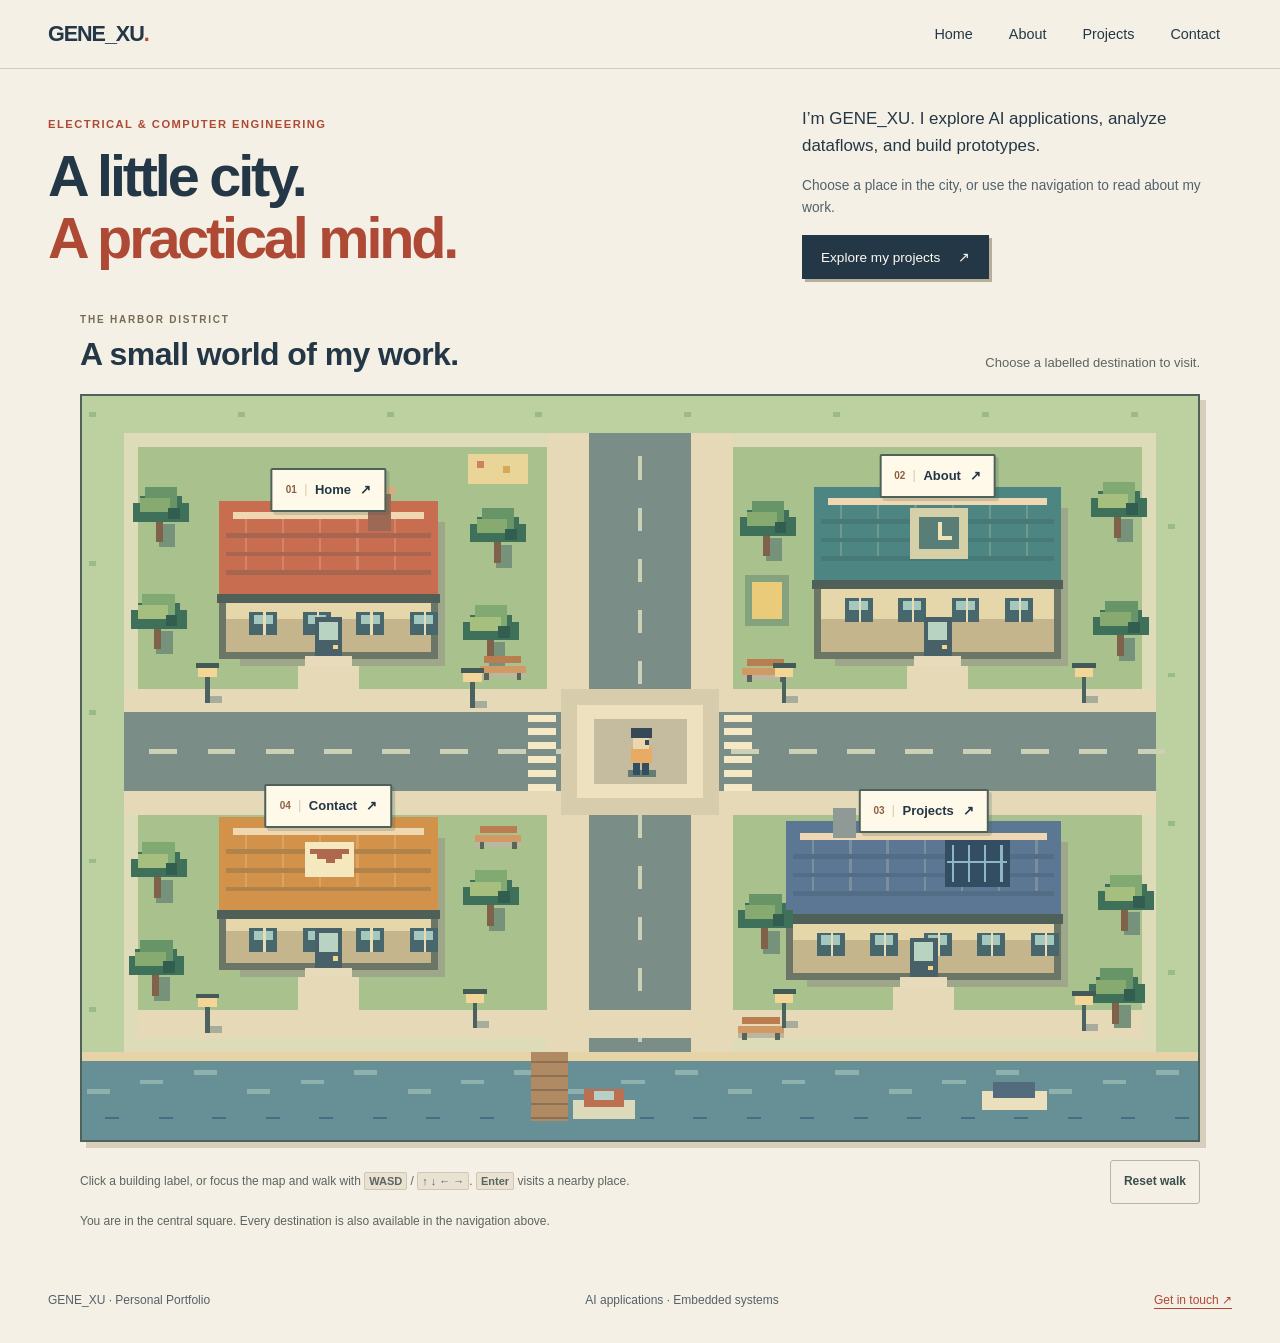
<file: V2/index.html>
<!doctype html>
<html lang="en">
<head>
  <meta charset="utf-8">
  <meta name="viewport" content="width=device-width,initial-scale=1">
  <meta name="description" content="GENE_XU — Electrical and Computer Engineering graduate. Explore selected work in deep learning accelerators and embedded systems.">
  <title>GENE_XU | A Little City of Ideas</title>
  <link rel="icon" href="data:,">
  <link rel="stylesheet" href="styles.css">
  <link rel="stylesheet" href="scene.css">
  <script src="panels.js" defer></script>
  <script src="scene.js" defer></script>
</head>
<body>
<a class="skip" href="#home">Skip to portfolio content</a>
<header class="topbar">
  <nav aria-label="Main navigation">
    <a class="brand" href="#home">GENE_XU<span aria-hidden="true">.</span></a>
    <div class="nav-links">
      <a href="#home">Home</a><a href="#about">About</a><a href="#projects">Projects</a><a href="#contact">Contact</a>
    </div>
  </nav>
</header>
<main id="main">
  <div class="city-intro" aria-labelledby="city-heading">
    <div><p class="eyebrow">Electrical &amp; Computer Engineering</p><h1 id="city-heading">A little city.<br><span>A practical mind.</span></h1></div>
    <div class="intro-note"><p>I’m GENE_XU. I explore AI applications, analyze dataflows, and build prototypes.</p><p class="map-note">Choose a place in the city, or use the navigation to read about my work.</p><a class="button" href="#projects">Explore my projects <span aria-hidden="true">↗</span></a></div>
  </div>
  <div id="city-scene"></div>
  <noscript><p class="no-script-note">The complete portfolio is below. Use the navigation to jump to a section.</p></noscript>
  <div id="content-sections">
<section id="home" class="hero"><div><p class="eyebrow">Electrical &amp; Computer Engineering</p><h2 id="home-heading" tabindex="-1">Hi, I’m <span>GENE_XU.</span></h2><p class="intro">Curious about technology.<br>Focused on practical applications.</p><p class="lead">I earned my bachelor’s degree from the University at Albany (UAlbany) and my master’s degree from the University of California, Irvine (UC Irvine), both in Electrical and Computer Engineering. I’m interested in AI applications that improve everyday life. My project experience spans deep learning accelerator analysis and embedded system prototyping.</p><div class="actions"><a class="button" href="#projects">Explore my projects <span aria-hidden="true">↗</span></a><a class="text-link" href="#contact">Get in touch</a></div></div><aside class="hero-note" aria-label="Areas of interest"><span class="note-index">A little about my work</span><p>From analyzing<br><strong>dataflows</strong><br>to building<br><strong>prototypes.</strong></p><div class="note-footer">AI applications · Embedded systems</div></aside></section>
<section id="about" class="section"><div class="section-heading"><p class="eyebrow">01 / About</p><h2 id="about-heading" tabindex="-1">A curious mind,<br>a practical approach.</h2></div><div class="about-grid"><div><p>I bring enthusiasm, a strong sense of responsibility, and a positive approach to challenges. I enjoy learning through hands-on projects and exploring how engineering can solve everyday problems.</p><p>Outside of technology, I enjoy fishing, tennis, and fitness.</p><h3>Education</h3><div class="education"><strong>University of California, Irvine</strong><p>Master’s degree in Electrical and Computer Engineering</p></div><div class="education"><strong>University at Albany (UAlbany)</strong><p>Bachelor’s degree in Electrical and Computer Engineering</p></div></div><div class="skills"><h3>Technical skills &amp; exposure</h3><p>Project experience with MAESTRO, alongside basic hands-on experience with the tools below. I’m continuing to develop my proficiency through practical work.</p><dl><dt>Accelerator analysis</dt><dd>MAESTRO</dd><dt>Programming &amp; numerical computing</dt><dd>C · Java · MATLAB</dd><dt>Hardware design &amp; simulation</dt><dd>Altium Designer · Vivado · LTspice</dd><dt>Embedded development</dt><dd>Arduino IDE</dd><dt>Measurement &amp; network analysis</dt><dd>Scope (real-time signal measurement and debugging) · Wireshark</dd></dl></div></div></section>
<section id="projects" class="section"><div class="section-heading"><p class="eyebrow">02 / Selected projects</p><h2 id="projects-heading" tabindex="-1">Learning through building.</h2><p>Two completed team projects, with my contributions outlined below.</p></div>
<article class="project"><div class="project-top"><span class="project-number">01</span><div><p class="eyebrow">UC Irvine · Deep learning · Hardware analysis</p><h3>Deep Learning Accelerator Co-Optimization</h3><p>A team project exploring hardware and dataflow optimization for VGG16 and UNet under resource constraints, using MAESTRO to evaluate design choices.</p></div></div><div class="project-body"><h4>My contribution</h4><p>I was primarily responsible for optimizing the VGG16 accelerator configuration. I also contributed to UNet optimization by analyzing and refining dataflow mappings and adjusting processing element (PE) counts and network-on-chip (NoC) bandwidth.</p><div class="results"><div><span>VGG16 latency target met</span><strong>≤ 200 ms</strong></div><div><span>VGG16 energy target met</span><strong>≤ 240 mJ</strong></div></div><p class="small">Results from MAESTRO-based evaluation, rather than measurements from a fabricated chip.</p><details><summary>Approach &amp; trade-offs</summary><p>I explored spatial and temporal dataflow mappings and hardware parameters to balance resource use, latency, bandwidth, and energy consumption. The work involved comparing candidate configurations and refining them against the project constraints.</p></details><p class="tags">MAESTRO · VGG16 · UNet · Dataflow mapping</p></div></article>
<article class="project"><div class="project-top"><span class="project-number">02</span><div><p class="eyebrow">UAlbany · Embedded systems · Team capstone</p><h3>Wireless LED Configuration Prototype</h3><p>A prototype exploring wireless configuration of LED lighting. Settings could be stored while the system was powered off and applied after power was restored.</p></div></div><div class="project-body"><div class="award"><span aria-hidden="true">✦</span><div><strong>Best Senior Capstone Design Project — Runner-Up</strong><p>Team recognition at the UAlbany Showcase · Academic year 2022–2023.</p></div></div><h4>Award certificate</h4><figure><a href="assets/award-certificate.jpg" target="_blank" rel="noopener"><img src="assets/award-certificate.jpg" loading="lazy" alt="University at Albany ECE certificate: Best Senior Capstone Design Project, Runner-Up, academic year 2022–2023"></a><figcaption>Best Senior Capstone Design Project — Runner-Up, academic year 2022–2023. Select the certificate to view it at full size.</figcaption></figure><h4>My contribution</h4><p>I built the initial prototype and adapted existing example code, combining LED control and NFC functionality on Arduino. I compiled component and cost information and recorded a demonstration video. I also explored integrating the NFC component into a PCB design and participated in hardware soldering.</p><p class="tags">Arduino · NFC · NeoPixel · Prototyping · PCB exploration</p><details class="media-details"><summary>View prototype video &amp; team photos</summary><h4>Prototype in action</h4><figure><video controls playsinline preload="metadata" aria-label="LED mode changing prototype demonstration"><source src="assets/led-mode-changing.mp4" type="video/mp4">Your browser does not support this video.</video><figcaption>LED mode changing demonstration. <a href="assets/led-mode-changing.mp4">Open video</a></figcaption></figure><div class="gallery"><figure><a href="assets/showcase.jpeg" target="_blank" rel="noopener"><img src="assets/showcase.jpeg" loading="lazy" width="2048" height="1536" alt="Capstone team presenting their poster and prototype at the UAlbany Showcase"></a><figcaption>Our team at the UAlbany Showcase - LED display 1</figcaption></figure><figure><a href="assets/showcase-team-purple.jpeg" target="_blank" rel="noopener"><img src="assets/showcase-team-purple.jpeg" loading="lazy" width="2048" height="1536" alt="Our capstone team beside the project poster and LED prototype under purple lighting at the UAlbany Showcase"></a><figcaption>Our team at the UAlbany Showcase - LED display 2</figcaption></figure><figure><a href="assets/award.jpg" target="_blank" rel="noopener"><img src="assets/award.jpg" loading="lazy" width="4032" height="3024" alt="Team award photograph at the UAlbany ECE Showcase ceremony"></a><figcaption>Best Senior Capstone Design Project — Runner-Up.</figcaption></figure></div></details><p class="credits">Code acknowledgments: adapted examples from <a href="https://www.adafruit.com/product/1426">Adafruit’s NeoPixel resources</a>, integrated with NFC-related code. The exact NFC example source and version are not currently available.</p></div></article></section>
<section id="contact" class="contact section"><p class="eyebrow">03 / Contact</p><h2 id="contact-heading" tabindex="-1">Let’s connect.</h2><p>I’m open to job opportunities and project collaborations.<br>Feel free to get in touch.</p><a class="email" href="mailto:xzgenee@gmail.com">xzgenee@gmail.com <span aria-hidden="true">↗</span></a></section>
  </div>
</main>
<footer><span>GENE_XU · Personal Portfolio</span><span>AI applications · Embedded systems</span><a href="#contact">Get in touch ↗</a></footer>
<dialog id="info-panel" aria-labelledby="home-heading">
  <div class="panel-bar"><span id="panel-label">Portfolio</span><button id="panel-close" type="button" aria-label="Close panel">Close <span aria-hidden="true">×</span></button></div>
  <div id="panel-content"></div>
</dialog>
</body>
</html>
</file>
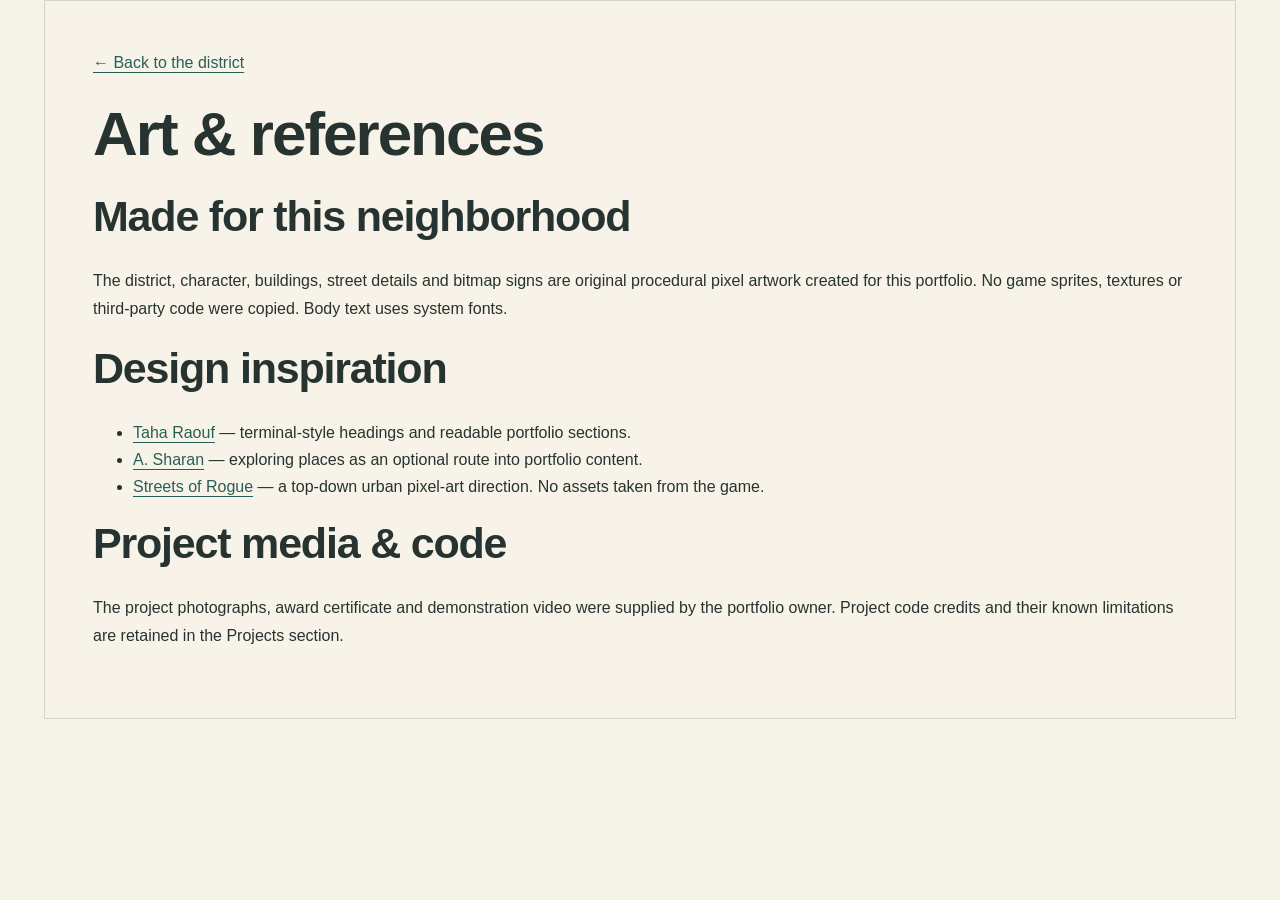
<file: V1/credits.html>
<!doctype html><html lang="en"><head><meta charset="utf-8"><meta name="viewport" content="width=device-width,initial-scale=1"><title>Art &amp; references | GENE_XU</title><link rel="stylesheet" href="style.css"><link rel="stylesheet" href="panels.css"></head><body><main class="site-main"><section class="content-section"><p><a href="index.html">← Back to the district</a></p><h1>Art &amp; references</h1><h2>Made for this neighborhood</h2><p>The district, character, buildings, street details and bitmap signs are original procedural pixel artwork created for this portfolio. No game sprites, textures or third-party code were copied. Body text uses system fonts.</p><h2>Design inspiration</h2><ul><li><a href="https://www.taharaouf.me/#home">Taha Raouf</a> — terminal-style headings and readable portfolio sections.</li><li><a href="https://ahsharan.dev/explore">A. Sharan</a> — exploring places as an optional route into portfolio content.</li><li><a href="https://store.steampowered.com/app/512900/Streets_of_Rogue/">Streets of Rogue</a> — a top-down urban pixel-art direction. No assets taken from the game.</li></ul><h2>Project media &amp; code</h2><p>The project photographs, award certificate and demonstration video were supplied by the portfolio owner. Project code credits and their known limitations are retained in the Projects section.</p></section></main></body></html>
</file>
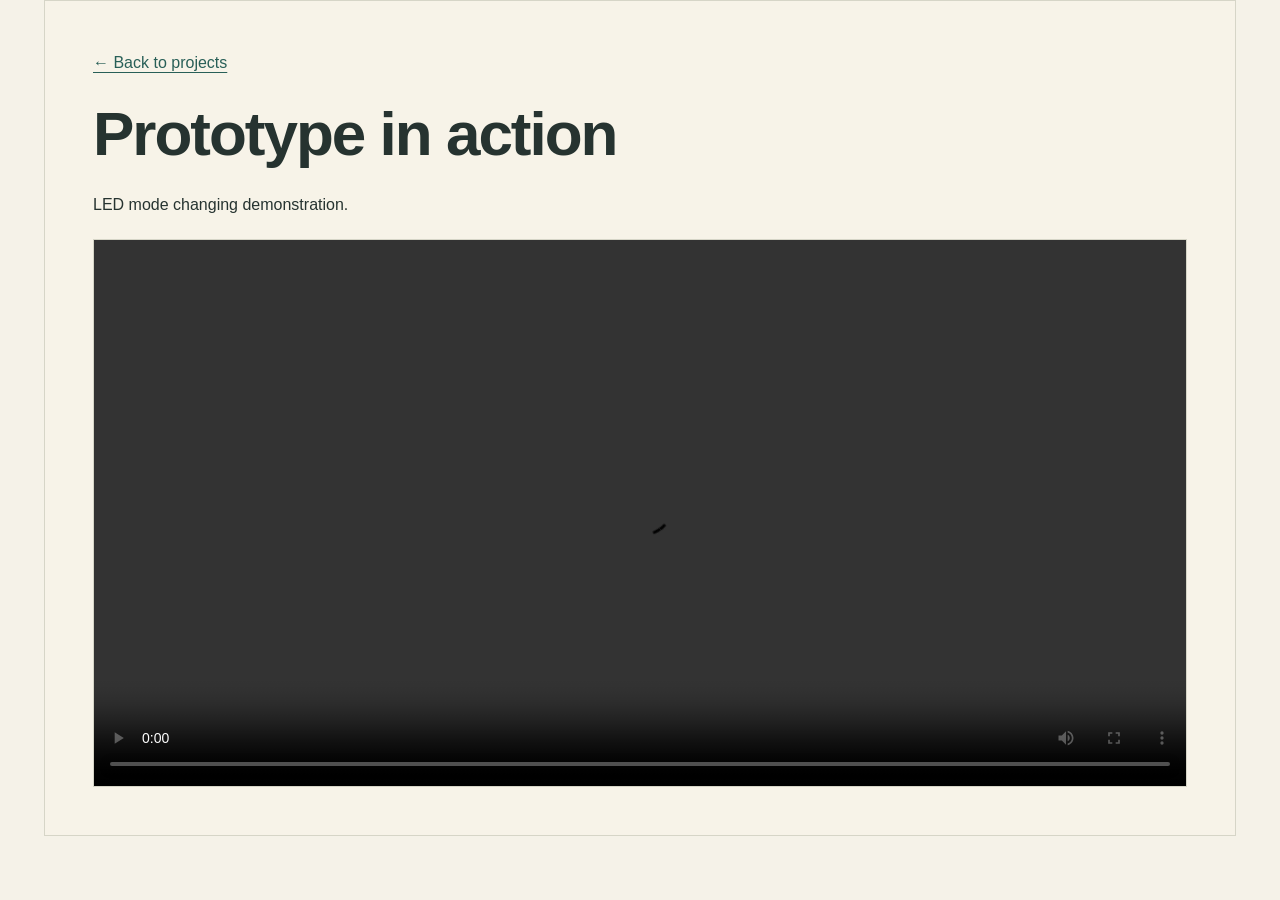
<file: V1/video.html>
<!doctype html><html lang="en"><head><meta charset="utf-8"><meta name="viewport" content="width=device-width,initial-scale=1"><title>Prototype in action | GENE_XU</title><link rel="stylesheet" href="style.css"><link rel="stylesheet" href="panels.css"></head><body><main class="site-main"><section class="content-section"><p><a href="index.html#projects">← Back to projects</a></p><h1>Prototype in action</h1><p>LED mode changing demonstration.</p><video style="display:block;width:100%;max-height:70vh;background:#172e29" controls controlslist="nodownload" playsinline preload="metadata" aria-label="LED mode changing prototype demonstration"><source src="assets/led-mode-changing.mp4" type="video/mp4">Your browser does not support this video.</video></section></main></body></html>
</file>
<file: V0/style.css>
:root{--ink:#302831;--muted:#655862;--pink:#944264;--line:#eadde3;--paper:#fffafb;--wash:#f7e9ef;color-scheme:light;font-family:Arial,Helvetica,sans-serif;color:var(--ink);background:var(--paper)}*{box-sizing:border-box}html{scroll-behavior:smooth;scroll-padding-top:110px}body{margin:0}a{color:var(--pink);text-underline-offset:4px}a:hover{text-decoration-thickness:2px}a:focus-visible,summary:focus-visible,video:focus-visible{outline:3px solid var(--pink);outline-offset:5px}.skip{position:absolute;left:20px;top:-80px;background:white;padding:12px;z-index:10}.skip:focus{top:12px}.topbar{position:sticky;top:0;background:rgba(255,250,251,.97);z-index:5;border-bottom:1px solid var(--line)}nav,main,footer{max-width:1120px;margin:auto}nav{display:flex;justify-content:space-between;align-items:center;padding:23px 28px;gap:24px}.brand{font-weight:800;letter-spacing:-1px;font-size:22px;text-decoration:none;color:var(--ink)}.brand span{color:var(--pink)}.nav-links{display:flex;gap:28px}.nav-links a{font-size:14px;color:var(--ink);text-decoration:none}.nav-links a:hover{color:var(--pink)}main{padding:0 28px}.hero{padding:95px 0 90px;display:grid;grid-template-columns:1.5fr 1fr;gap:70px;align-items:center}.eyebrow{text-transform:uppercase;letter-spacing:.15em;font-size:11px;font-weight:bold;color:var(--pink);line-height:1.8}h1{font-size:clamp(42px,5vw,66px);line-height:1.08;letter-spacing:-2.5px;margin:25px 0}h1 span{display:block;color:var(--pink)}.intro{font-size:24px;line-height:1.45;letter-spacing:-.5px}.lead{max-width:580px;color:var(--muted)}p,li{font-size:16px;line-height:1.75}.actions{display:flex;align-items:center;gap:25px;margin-top:30px}.button{background:var(--pink);color:white;padding:15px 20px;border-radius:5px;text-decoration:none;font-size:14px}.button span{margin-left:14px}.text-link{font-size:14px}.hero-note{background:var(--wash);padding:35px;border-radius:100px 8px 8px 8px;border:1px solid #eed5e1}.note-index{display:block;text-align:right;font-size:11px;color:var(--muted)}.hero-note p{font-size:31px;line-height:1.45;letter-spacing:-1px;margin:35px 0}.hero-note strong{color:var(--pink)}.note-footer{border-top:1px solid #dfbfcd;padding-top:20px;font-size:12px;color:var(--muted)}.section{padding:65px 0;border-top:1px solid var(--line)}h2{font-size:clamp(30px,4vw,42px);line-height:1.2;letter-spacing:-1.2px;margin:15px 0 25px}.section-heading{margin-bottom:36px}.section-heading>p:last-child{color:var(--muted)}.about-grid{display:grid;grid-template-columns:1fr 1fr;gap:70px}h3{font-size:22px;line-height:1.3}h4{font-size:17px;margin:26px 0 10px}.education{border-left:2px solid #dba9be;padding-left:18px;margin:24px 0}.education strong{font-size:15px}.education p{font-size:14px;margin:7px 0;color:var(--muted)}.skills{background:white;border:1px solid var(--line);padding:26px;border-radius:8px}.skills h3{margin-top:0}.skills p{font-size:14px;color:var(--muted)}dt{font-size:12px;color:var(--pink);font-weight:bold;margin-top:20px}dd{margin:7px 0 0;font-size:14px;line-height:1.6}.project{background:white;border:1px solid var(--line);border-radius:10px;margin-top:28px;overflow:hidden}.project-top{display:flex;gap:26px;padding:32px;border-bottom:1px solid var(--line)}.project-number{font-size:15px;color:var(--pink);padding-top:4px}.project-top h3{font-size:27px;letter-spacing:-.6px;margin:10px 0}.project-top p{margin-bottom:0}.project-top .eyebrow{margin-top:0}.project-body{padding:5px 32px 28px}.results{display:grid;grid-template-columns:1fr 1fr;gap:20px;margin-top:25px}.results>div{padding:22px;background:var(--paper);border-left:3px solid #c883a0}.results span{display:block;font-size:12px;color:var(--muted)}.results strong{display:block;font-size:30px;margin-top:10px;color:var(--pink)}.small,figcaption,.credits{font-size:12px;color:var(--muted);line-height:1.65}.tags{font-size:12px;color:var(--pink);margin:24px 0}details{border-top:1px solid var(--line);border-bottom:1px solid var(--line);padding:17px 0;margin:24px 0}summary{cursor:pointer;font-size:14px;font-weight:bold}details p{font-size:14px}.award{display:flex;gap:16px;background:var(--wash);padding:20px;margin-top:25px;border-radius:6px}.award>span{color:var(--pink);font-size:25px}.award strong{font-size:15px}.award p{font-size:13px;margin:5px 0 0}figure{margin:0}img,video{width:100%;height:auto;display:block;border-radius:5px}video{background:#201a20;max-height:560px}figcaption{margin:10px 0 22px}.gallery{display:grid;grid-template-columns:1fr 1fr;gap:22px;margin-top:25px}.contact{text-align:center;padding:80px 0}.contact p{color:var(--muted)}.email{font-size:clamp(21px,4vw,32px);font-weight:bold;display:inline-block;margin:20px 0;overflow-wrap:anywhere}footer{display:flex;justify-content:space-between;border-top:1px solid var(--line);padding:25px 28px;font-size:12px;color:var(--muted)}@media(max-width:760px){nav{padding:18px 20px;gap:14px;flex-wrap:wrap}.nav-links{gap:20px}.nav-links a{font-size:13px}main{padding:0 20px}.hero{grid-template-columns:1fr;gap:35px;padding:55px 0}.hero-note{padding:28px;border-radius:55px 6px 6px 6px}.hero-note p{font-size:25px;margin:20px 0}.about-grid{grid-template-columns:1fr;gap:25px}.section{padding:45px 0}.project-top{padding:22px;gap:14px}.project-top h3{font-size:23px}.project-body{padding:5px 22px 22px}.gallery{grid-template-columns:1fr}.results{gap:12px}.results>div{padding:14px}.results strong{font-size:24px}.actions{flex-wrap:wrap}footer{gap:20px}}@media(prefers-reduced-motion:reduce){html{scroll-behavior:auto}}
</file>
<file: V1/style.css>
/* Local, buildless shell. Original scene/panel artwork; no remote fonts. */
:root{--ink:#22312f;--muted:#56635b;--paper:#f5f2e8;--cream:#fffdf5;--teal:#236558;--mint:#c8dfbb;--rust:#a94f3d;--line:#c9caba;--shadow:#172e29;font-family:Arial,Helvetica,sans-serif;color:var(--ink);background:var(--paper);color-scheme:light}
*{box-sizing:border-box}body{margin:0}a{color:var(--teal);text-underline-offset:.2em}button,a,summary{-webkit-tap-highlight-color:transparent}button{font:inherit;cursor:pointer}button:disabled{cursor:default}button:focus-visible,a:focus-visible,summary:focus-visible,canvas:focus-visible,video:focus-visible{outline:3px solid #bb522e;outline-offset:4px}h1,h2,h3,p{overflow-wrap:break-word}html{scroll-padding-top:90px}button,a{touch-action:manipulation}.skip-link{position:fixed;top:-70px;left:16px;z-index:50;background:var(--cream);padding:12px 16px}.skip-link:focus{top:12px}.topbar{position:sticky;top:0;z-index:15;background:var(--paper);border-bottom:1px solid var(--ink)}.header-inner{max-width:1248px;margin:auto;min-height:73px;display:flex;align-items:center;justify-content:space-between;gap:16px;padding:12px 28px}.brand{color:var(--ink);font-family:monospace;font-size:21px;font-weight:900;letter-spacing:-1px;text-decoration:none;display:flex;gap:9px;align-items:center}.brand-mark{width:14px;height:14px;background:var(--rust);box-shadow:4px -4px 0 var(--ink)}.top-nav{display:flex;gap:27px}.top-nav a{font-size:13px;text-decoration:none;font-weight:700;color:var(--ink);padding:8px 0}.top-nav a:hover{color:var(--rust)}.nav-number{font:10px monospace;color:var(--muted);margin-right:5px}.header-note{font:10px monospace;letter-spacing:1px;border:1px solid var(--line);padding:7px 9px}.site-main{max-width:1248px;margin:auto;padding:0 28px}.intro{display:grid;grid-template-columns:1.1fr 1fr;gap:40px;align-items:end;padding:40px 0 28px}.eyebrow{font:11px/1.5 monospace;letter-spacing:1.5px;text-transform:uppercase;color:var(--teal);margin:0 0 12px}.hero-title{font-size:clamp(36px,5vw,60px);font-weight:800;letter-spacing:-2.5px;line-height:1.02;margin:0}.hero-title span{color:var(--rust)}.intro-copy{font-size:16px;line-height:1.65;max-width:440px;margin:0 0 4px;color:var(--muted)}.intro-copy strong{color:var(--ink);font-weight:400}.district-layout{display:grid;grid-template-columns:minmax(0,1fr) 205px;border:2px solid var(--ink);box-shadow:5px 5px 0 var(--line);background:#1b292b}.map-column{min-width:0}.district-titlebar{height:35px;background:var(--shadow);color:#e0e9d5;display:flex;align-items:center;justify-content:space-between;padding:0 16px;font:10px monospace;letter-spacing:1px;border-bottom:1px solid #465954}.live-dot{display:inline-block;width:6px;height:6px;background:#b0d796;margin-right:7px}.directory{background:#e7e8d9;padding:25px 18px;display:flex;flex-direction:column;gap:9px;border-left:2px solid var(--ink)}.directory h2{font:11px monospace;text-transform:uppercase;letter-spacing:1.6px;margin:0 0 12px;color:var(--muted)}.directory a{text-decoration:none;border-top:1px solid #bec5b3;padding:12px 0;display:block;color:var(--ink)}.directory a:hover strong{color:var(--rust)}.directory strong{font:700 14px monospace;display:block;margin-bottom:5px}.directory small{display:block;font-size:11px;line-height:1.5;color:var(--muted)}.directory .route{color:var(--rust);font:10px monospace;display:block;margin-bottom:5px}.directory-note{margin-top:auto;padding-top:15px;border-top:1px solid #bec5b3;font-size:11px;line-height:1.6;color:var(--muted)}.district-bottom{padding:13px 16px;display:flex;align-items:center;justify-content:space-between;gap:12px;background:#223532;color:#e4e9da;min-height:47px}.district-bottom p{font:11px/1.6 monospace;margin:0}.reset-button{background:none;border:1px solid #7e9286;color:#e4e9da;padding:7px 10px;font:10px monospace;white-space:nowrap}.reset-button:hover{background:#3f554a}.reading-bar{display:flex;justify-content:space-between;align-items:center;margin:22px 0 35px;gap:16px;font-size:12px;color:var(--muted)}.reading-bar a{font-weight:700}.reading-bar span{font-family:monospace;font-size:10px}#portfolio{scroll-margin-top:90px}.portfolio-heading{border-top:1px solid var(--ink);padding-top:25px;display:flex;justify-content:space-between;align-items:center;margin:0 0 15px}.portfolio-heading h2{font:12px monospace;letter-spacing:2px;text-transform:uppercase;margin:0}.portfolio-heading span{font:10px monospace;color:var(--muted)}.site-footer{max-width:1192px;margin:30px auto 0;border-top:1px solid var(--ink);padding:25px 0 30px;display:flex;justify-content:space-between;gap:20px;font:11px/1.6 monospace}.site-footer a{color:var(--ink)}.scene-fallback{color:#edf0e0;padding:32px;line-height:1.7}.panel-open{overflow:hidden}#section-dialog{border:2px solid var(--ink);padding:0;width:min(870px,calc(100% - 32px));max-height:calc(100dvh - 48px);background:var(--cream);color:var(--ink);box-shadow:8px 8px 0 rgba(8,24,19,.3);overflow:hidden}#section-dialog[open]{display:flex;flex-direction:column}#section-dialog::backdrop{background:rgba(18,32,29,.72)}.panel-toolbar{flex-shrink:0;display:flex;justify-content:space-between;align-items:center;gap:10px;background:var(--shadow);color:#eef0df;padding:12px 18px;border-bottom:1px solid var(--ink)}.panel-toolbar p{font:11px monospace;margin:0;text-transform:uppercase;letter-spacing:1px}#panel-close{color:var(--ink);background:var(--mint);border:1px solid var(--mint);padding:9px 12px;font:700 12px monospace}#panel-close:hover{background:white}#panel-body{overflow:auto;overscroll-behavior:contain}#panel-body .content-section{border:0;margin:0;box-shadow:none}#panel-body .content-section>h1:focus,#panel-body .content-section>h2:focus{outline:0}noscript p{border:1px solid var(--line);padding:15px}
@media(max-width:900px){.header-note{display:none}.district-layout{grid-template-columns:1fr}.directory{border-left:0;border-top:2px solid var(--ink);display:grid;grid-template-columns:repeat(4,minmax(0,1fr));gap:14px;padding:18px}.directory h2,.directory-note{display:none}.directory a{border:0;padding:0}.intro{gap:24px}.site-footer{margin-left:28px;margin-right:28px}}
@media(max-width:600px){.header-inner{padding:12px 18px;flex-wrap:wrap;gap:12px}.top-nav{gap:23px;width:100%;justify-content:space-between}.top-nav a{font-size:12px}.nav-number{display:none}.brand{font-size:20px}.site-main{padding:0 18px}html{scroll-padding-top:115px}.intro{grid-template-columns:1fr;gap:20px;padding:28px 0 22px}.hero-title{font-size:39px;letter-spacing:-1.6px}.intro-copy{font-size:14px}.directory{grid-template-columns:1fr 1fr;gap:18px}.directory strong{font-size:12px}.district-titlebar{font-size:9px;padding:0 10px}.district-titlebar .map-coord{display:none}.district-bottom{align-items:flex-start;padding:12px 10px}.reading-bar{align-items:flex-start;flex-direction:column;margin-bottom:25px;gap:10px}.site-footer{margin:20px 18px 0;flex-direction:column;gap:8px}#section-dialog{width:calc(100% - 20px);max-height:calc(100dvh - 24px)}.panel-toolbar{padding:10px}.panel-toolbar p{font-size:10px}.portfolio-heading span{display:none}}
@media(prefers-reduced-motion:reduce){*,*::before,*::after{scroll-behavior:auto!important;animation:none!important;transition:none!important}}

#district-scene{color:#e4e9da}#portfolio:focus{outline:2px solid var(--teal);outline-offset:5px}
</file>
<file: V1/panels.css>
/* Readable content companion to the original pixel district. Scoped to movable sections. */
.content-section{--panel-ink:#263330;--panel-muted:#53605b;--panel-line:#d6d5c7;--panel-paper:#f7f3e8;--panel-teal:#285f57;--panel-coral:#9d4938;color:var(--panel-ink);background:var(--panel-paper);border:1px solid var(--panel-line);padding:clamp(24px,4vw,48px);margin:0 0 28px;min-width:0;scroll-margin-top:100px;font-family:Arial,Helvetica,sans-serif;line-height:1.7}
.content-section *{box-sizing:border-box}
.content-section a{color:var(--panel-teal);text-underline-offset:4px;overflow-wrap:anywhere}
.content-section a:hover{text-decoration-thickness:2px}
.content-section a:focus-visible,.content-section summary:focus-visible,.content-section video:focus-visible{outline:3px solid #14695a;outline-offset:5px}
.content-section h1:focus,.content-section h2:focus{outline:2px solid #14695a;outline-offset:6px}
.content-section p{font-size:16px;line-height:1.75;margin:0 0 20px}
.content-section h1,.content-section h2,.content-section h3,.content-section h4{color:var(--panel-ink);line-height:1.2;text-wrap:balance}
.content-section h1{font-size:clamp(38px,5vw,62px);letter-spacing:-2px;margin:10px 0 20px}
.content-section h1 span{display:block;color:var(--panel-coral)}
.content-section h2{font-size:clamp(30px,3.8vw,43px);letter-spacing:-1.2px;margin:18px 0 24px}
.content-section h3{font-size:21px;letter-spacing:-.35px;margin:0 0 18px}
.content-section h4{font-size:17px;margin:26px 0 14px}
.content-section .section-label{display:flex;align-items:center;gap:12px;font-family:var(--display-font,ui-monospace,Consolas,monospace);font-size:11px;font-weight:700;letter-spacing:.1em;line-height:1.5;margin-bottom:22px;color:var(--panel-teal)}
.content-section .section-index{background:var(--panel-ink);color:#f7f3e8;display:inline-flex;align-items:center;justify-content:center;width:28px;height:28px;flex:0 0 28px;font-size:12px;letter-spacing:0}
.content-section .content-command{font-family:ui-monospace,Consolas,monospace;color:var(--panel-muted);font-size:12px;margin-bottom:14px}
.content-section .content-lead{color:var(--panel-muted);max-width:70ch}
.content-section .home-content-grid{display:grid;grid-template-columns:minmax(0,1.65fr) minmax(210px,1fr);gap:42px;align-items:center}
.content-section .home-intro{font-size:22px;line-height:1.4;letter-spacing:-.3px}
.content-section .content-actions{display:flex;align-items:center;gap:24px;flex-wrap:wrap;margin-top:28px}
.content-section .content-button{display:inline-flex;align-items:center;justify-content:center;gap:18px;min-height:46px;padding:10px 18px;background:var(--panel-teal);color:#fffdf5;border:2px solid #1c423d;box-shadow:3px 3px 0 #c7cbbb;font-size:14px;font-weight:700;text-decoration:none}
.content-section .content-button:hover{background:#204f48}
.content-section .content-text-link{font-size:14px;font-weight:700}
.content-section .home-note{background:#e5e9dc;border:1px solid #c9d0bc;padding:26px;box-shadow:6px 6px 0 #e9e1d3}
.content-section .note-label{font-family:ui-monospace,Consolas,monospace;color:var(--panel-teal);font-size:10px;font-weight:700;letter-spacing:.13em;margin-bottom:18px}
.content-section .note-education{margin-bottom:18px}
.content-section .note-education strong,.content-section .note-education span{display:block}
.content-section .note-education strong{font-size:18px;line-height:1.3}
.content-section .note-education span{font-size:13px;color:var(--panel-muted);margin-top:6px}
.content-section .note-divider{border-top:1px solid #c5cdbc;padding-top:19px;margin-top:23px}
.content-section .note-topics{font-size:16px;line-height:1.6;margin-bottom:0}
.content-section .about-content-grid{display:grid;grid-template-columns:minmax(0,1fr) minmax(0,1fr);gap:34px;margin-top:34px}
.content-section .education-list{padding:0;margin:0;list-style:none}
.content-section .education-list li{border-left:3px solid #a45b43;padding:2px 0 2px 18px;margin-bottom:24px}
.content-section .education-type{display:block;font-family:ui-monospace,Consolas,monospace;font-size:10px;letter-spacing:.09em;color:var(--panel-coral);margin-bottom:8px;font-weight:700}
.content-section .education-list strong{font-size:16px;line-height:1.45;display:block}
.content-section .education-list p{font-size:14px;color:var(--panel-muted);margin:7px 0 0}
.content-section .interest-note{margin-top:34px}
.content-section .interest-note p{font-size:15px}
.content-section .skills-card{padding:25px;background:#fffdf7;border:1px solid var(--panel-line)}
.content-section .skills-card>p{font-size:14px;color:var(--panel-muted)}
.content-section .skills-list{margin:0}
.content-section .skills-list dt{font-size:12px;font-weight:700;color:var(--panel-teal);margin-top:19px}
.content-section .skills-list dd{font-size:14px;margin:5px 0 0;line-height:1.6}
.content-section .project-list{display:grid;gap:28px;margin-top:30px}
.content-section .project-card{min-width:0;background:#fffdf8;border:1px solid var(--panel-line);padding:28px;box-shadow:4px 4px 0 #e7e0d4}
.content-section .project-card-header{display:flex;gap:18px;align-items:flex-start;border-bottom:1px solid var(--panel-line);padding-bottom:23px;margin-bottom:24px}
.content-section .project-number{font-family:ui-monospace,Consolas,monospace;font-size:14px;font-weight:700;color:var(--panel-coral);padding-top:2px}
.content-section .project-context{font-family:ui-monospace,Consolas,monospace;font-size:10px;letter-spacing:.06em;line-height:1.7;color:var(--panel-teal);margin:0 0 9px}
.content-section .project-card-header h3{font-size:clamp(22px,2.6vw,28px);margin:0;line-height:1.25}
.content-section .project-facts{margin:0}
.content-section .project-facts>div{display:grid;grid-template-columns:82px minmax(0,1fr);gap:17px;margin-bottom:20px}
.content-section .project-facts dt{font-family:ui-monospace,Consolas,monospace;font-size:12px;color:var(--panel-coral);font-weight:700;line-height:1.8;padding-top:2px}
.content-section .project-facts dd{margin:0;font-size:15px;line-height:1.75}
.content-section .project-results{display:grid;grid-template-columns:1fr 1fr;gap:16px;margin:24px 0 14px}
.content-section .project-results>div{padding:20px;border-left:3px solid var(--panel-teal);background:#eaf0e6}
.content-section .project-results span{display:block;font-size:12px;color:var(--panel-muted)}
.content-section .project-results strong{display:block;font-family:ui-monospace,Consolas,monospace;font-size:clamp(25px,3vw,33px);color:var(--panel-teal);letter-spacing:-1px;margin-top:7px;line-height:1.2}
.content-section .project-results small{font-size:.6em;letter-spacing:0}
.content-section .evidence-note{font-size:13px;line-height:1.65;color:var(--panel-muted);margin:0 0 23px}
.content-section .project-details{border-top:1px solid var(--panel-line);border-bottom:1px solid var(--panel-line);margin-top:24px}
.content-section .project-details summary{cursor:pointer;padding:17px 4px;font-size:14px;font-weight:700;line-height:1.5;color:var(--panel-teal)}
.content-section .project-details summary:hover{background:#eef0e5}
.content-section .detail-content{padding:6px 0 6px}
.content-section .detail-content>p{font-size:15px}
.content-section .project-tags{font-family:ui-monospace,Consolas,monospace;font-size:11px;color:var(--panel-teal);margin:22px 0 0;line-height:1.8}
.content-section .project-award{border-left:4px solid #b47732;background:#f1e5cd;padding:20px;margin:28px 0}
.content-section .project-award .award-label{font-family:ui-monospace,Consolas,monospace;font-size:10px;font-weight:700;letter-spacing:.1em;color:#754b1c;margin:0 0 7px}
.content-section .project-award strong{font-size:17px;line-height:1.5;display:block}
.content-section .project-award p:last-child{font-size:13px;margin:8px 0 0;color:#65573e}
.content-section figure{margin:0;min-width:0}
.content-section figure>a{display:block}
.content-section img,.content-section video{display:block;width:100%;height:auto;max-width:100%;border:1px solid var(--panel-line)}
.content-section video{background:#192321;max-height:530px}
.content-section .certificate-figure img{max-height:480px;object-fit:contain;background:#fff}
.content-section figcaption{font-size:12px;line-height:1.65;color:var(--panel-muted);margin:10px 0 22px}
.content-section .project-gallery{display:grid;grid-template-columns:1fr 1fr;gap:20px;margin-top:24px}
.content-section .project-gallery img{aspect-ratio:4/3;object-fit:contain;background:#e8e7df}
.content-section .project-gallery figure:last-child{grid-column:1/-1;max-width:560px;width:100%}
.content-section .code-credits{font-size:12px;line-height:1.7;color:var(--panel-muted);margin:20px 0 0;border-top:1px dashed var(--panel-line);padding-top:18px}
.content-section.contact-section{background:#e9ede2}
.content-section .contact-address{display:inline-block;font-size:clamp(22px,3.6vw,36px);font-weight:700;letter-spacing:-.7px;margin:12px 0 26px;max-width:100%;line-height:1.4;overflow-wrap:anywhere}
.content-section .contact-detail{font-size:12px;color:var(--panel-muted);margin:0}
@media(max-width:700px){
  .content-section .home-content-grid,.content-section .about-content-grid{grid-template-columns:1fr;gap:24px}
  .content-section .home-note{padding:22px}
  .content-section .project-card{padding:20px}
  .content-section .project-card-header{gap:12px}
  .content-section .project-facts>div{grid-template-columns:1fr;gap:5px}
  .content-section .project-results{gap:10px}
  .content-section .project-results>div{padding:14px 11px}
  .content-section .project-gallery{grid-template-columns:1fr}
  .content-section .project-gallery figure:last-child{max-width:none}
  .content-section .skills-card{padding:20px}
}
@media(prefers-reduced-motion:reduce){.content-section *{scroll-behavior:auto}}
</file>
<file: V1/scene.css>
/* Original street-scene presentation; no remote styles or bitmap dependencies. */
.district-stage{position:relative;width:100%;aspect-ratio:5/3;background:#30383c;border:3px solid #20282d;overflow:hidden;isolation:isolate}
.district-canvas{display:block;width:100%;height:100%;image-rendering:pixelated;image-rendering:crisp-edges;outline-offset:-5px;touch-action:pan-y}
.district-canvas:focus-visible{outline:3px solid #f3d39e}
.district-hotspot{position:absolute;transform:translate(-50%,-50%);min-height:30px;padding:5px 9px;border:2px solid #1e2a2c;border-radius:0;background:#e6d5ad;color:#263c38;font:700 clamp(9px,1vw,12px)/1.2 'Courier New',monospace;letter-spacing:.08em;cursor:pointer;box-shadow:3px 3px 0 #20282d;transition:background-color .12s}
.district-hotspot:hover,.district-hotspot.is-near{background:#a9d9bd;box-shadow:3px 3px 0 #253e36}
.district-hotspot:focus-visible{outline:3px solid #f8e2a5;outline-offset:3px;background:#a9d9bd;z-index:2}
.district-hotspot:disabled{cursor:default;opacity:.75}
.district-key-help{display:flex;justify-content:center;flex-wrap:wrap;gap:6px 22px;margin:0;padding:14px 10px 9px;font-size:12px;color:inherit}
.district-key-help kbd{font:700 11px/1.4 'Courier New',monospace;border:1px solid currentColor;padding:2px 4px;border-radius:2px}
.district-toolbar{display:flex;align-items:center;justify-content:space-between;gap:12px;padding:5px 12px 13px}
.district-status{font-size:12px;line-height:1.5;margin:0;min-height:1.5em}
.district-reset{background:none;border:0;border-bottom:1px solid currentColor;padding:4px 0;white-space:nowrap;color:inherit;font:inherit;font-size:12px;cursor:pointer}
.district-reset:focus-visible,.district-direction:focus-visible,.district-action:focus-visible{outline:3px solid #397e6b;outline-offset:3px}
.district-touch{display:none;align-items:center;justify-content:space-between;gap:20px;padding:0 14px 16px}
.district-dpad{display:grid;grid-template-columns:44px 44px 44px;grid-template-rows:44px 44px;gap:4px}
.district-direction{touch-action:none;user-select:none;-webkit-user-select:none;border:2px solid #283a36;border-radius:3px;background:#e4d8b8;color:#243c35;font-size:20px;cursor:pointer}
.district-direction.up{grid-column:2;grid-row:1}.district-direction.left{grid-column:1;grid-row:2}.district-direction.down{grid-column:2;grid-row:2}.district-direction.right{grid-column:3;grid-row:2}
.district-direction:active{background:#a9d9bd}
.district-action{min-height:44px;max-width:150px;padding:10px 12px;border:2px solid #283a36;border-radius:3px;background:#acc9af;color:#243c35;font:700 12px/1.4 'Courier New',monospace;cursor:pointer}
.district-action:disabled{opacity:.65;cursor:default}
@media (pointer:coarse),(max-width:700px){.district-touch{display:flex}.district-hotspot{min-height:38px;padding:7px 5px;letter-spacing:0;font-size:10px}.district-key-help{font-size:11px;gap:8px 14px}.district-toolbar{align-items:flex-start}.district-status{max-width:70%}}
@media(prefers-reduced-motion:reduce){.district-hotspot{transition:none}}
</file>
<file: V2/styles.css>
/* T02: readable content and responsive panels, informed by P01-P03. */
:root{--ink:#233746;--muted:#53616a;--accent:#ad4934;--paper:#f5f0e5;--line:#d4cbb9;--wash:#eee5d5;color-scheme:light;font-family:Arial,Helvetica,sans-serif;color:var(--ink);background:var(--paper)}
*{box-sizing:border-box}html{scroll-behavior:smooth;scroll-padding-top:100px}body{margin:0}body.panel-open{overflow:hidden}a{color:var(--accent);text-underline-offset:4px}a:hover{text-decoration-thickness:2px}button{font:inherit;cursor:pointer}a:focus-visible,button:focus-visible,summary:focus-visible,video:focus-visible{outline:3px solid var(--accent);outline-offset:4px}h2:focus{outline:none}p,li{font-size:1rem;line-height:1.7}p{margin:0 0 1rem}img,video{display:block;max-width:100%;width:100%;height:auto}figure{margin:0;min-width:0}.skip{position:fixed;top:-100px;left:16px;padding:14px;background:white;z-index:50}.skip:focus{top:12px}
.topbar{border-bottom:1px solid var(--line);background:var(--paper)}.topbar nav{max-width:1240px;display:flex;align-items:center;justify-content:space-between;gap:24px;margin:auto;padding:12px 28px}.brand{font-size:1.35rem;font-weight:800;letter-spacing:-.05em;text-decoration:none;color:var(--ink)}.brand span{color:var(--accent)}.nav-links{display:flex;gap:12px;flex-wrap:wrap}.nav-links a{display:flex;align-items:center;min-height:44px;padding:0 12px;color:var(--ink);font-size:.9rem;text-decoration:none}.nav-links a:hover{background:var(--wash);color:var(--accent)}.nav-links a[aria-current]{box-shadow:inset 0 -3px var(--accent)}main{max-width:1240px;padding:0 28px;margin:auto}.city-intro{display:grid;grid-template-columns:1.1fr 1fr;gap:64px;align-items:center;padding:36px 0 30px}.eyebrow{text-transform:uppercase;letter-spacing:.13em;font-size:.7rem;font-weight:700;color:var(--accent);line-height:1.7;margin:0 0 12px}h1{font-size:clamp(2.4rem,2rem + 2vw,4rem);line-height:1.07;letter-spacing:-.055em;margin:0}h1 span{color:var(--accent)}.intro-note{max-width:430px;justify-self:end}.intro-note>p:first-child{font-size:1.06rem;line-height:1.6}.map-note{font-size:.86rem;color:var(--muted);line-height:1.6}.button{display:inline-flex;align-items:center;justify-content:center;gap:18px;min-height:44px;padding:12px 17px;border:2px solid var(--ink);background:var(--ink);color:#fffaf0;font-size:.85rem;text-decoration:none;box-shadow:3px 3px 0 #b7ad99}.button:hover{background:var(--accent)}
footer{max-width:1240px;margin:25px auto 0;padding:18px 28px 24px;display:flex;justify-content:space-between;align-items:center;gap:14px;color:var(--muted);font-size:.75rem}footer a{padding:12px 0}.no-script-note{margin:24px 0}
#content-sections{max-width:1000px;margin:32px auto}.panels-ready #content-sections{display:none}.section,.hero{padding:42px 0;border-top:1px solid var(--line)}h2{font-size:clamp(1.9rem,1.6rem + 1vw,2.7rem);line-height:1.17;letter-spacing:-.035em;margin:8px 0 22px}h3{font-size:1.3rem;line-height:1.35;margin:26px 0 12px}h4{font-size:1rem;margin:24px 0 10px}.section-heading{margin-bottom:24px}.section-heading>p:last-child,.lead{color:var(--muted)}.hero{display:grid;grid-template-columns:1.6fr 1fr;gap:30px;align-items:start}.hero h2 span{color:var(--accent)}.intro{font-size:1.2rem}.actions{display:flex;gap:20px;align-items:center;flex-wrap:wrap;margin-top:20px}.text-link{font-size:.9rem}.hero-note{background:var(--wash);border:1px solid var(--line);padding:24px}.note-index{font-size:.7rem;color:var(--muted)}.hero-note p{font-size:1.6rem;line-height:1.4;margin:24px 0}.hero-note strong{color:var(--accent)}.note-footer{font-size:.72rem;border-top:1px solid var(--line);padding-top:18px}.about-grid{display:grid;grid-template-columns:1fr 1fr;gap:32px}.education{border-left:3px solid #b48d6f;padding-left:16px;margin:23px 0}.education strong{font-size:.94rem}.education p{font-size:.9rem;color:var(--muted);margin:8px 0}.skills{padding:22px;background:var(--wash);border:1px solid var(--line)}.skills h3{margin-top:0}.skills p{font-size:.9rem;color:var(--muted)}dt{font-weight:700;font-size:.75rem;color:var(--accent);margin-top:18px}dd{font-size:.9rem;line-height:1.6;margin:7px 0 0}.project{border:1px solid var(--line);background:#fffcf5;margin:26px 0 0;min-width:0}.project-top{display:flex;align-items:start;gap:20px;padding:26px;border-bottom:1px solid var(--line)}.project-number{color:var(--accent);font-weight:700;font-size:.85rem;padding-top:4px}.project-top h3{font-size:1.5rem;letter-spacing:-.025em;margin:6px 0 14px}.project-top p:last-child{margin:0}.project-body{padding:0 26px 22px}.results{display:grid;grid-template-columns:1fr 1fr;gap:14px;margin:24px 0 12px}.results>div{padding:16px;background:var(--wash);border-left:3px solid var(--accent)}.results span{font-size:.72rem;color:var(--muted)}.results strong{display:block;font-size:1.7rem;color:var(--accent);margin-top:8px}.small,figcaption,.credits{font-size:.8rem;color:var(--muted);line-height:1.65}.tags{font-size:.78rem;color:var(--accent);line-height:1.6;margin:20px 0}.award{display:flex;align-items:start;gap:14px;background:var(--wash);padding:18px;margin:24px 0}.award>span{font-size:1.6rem;color:var(--accent)}.award strong{font-size:.95rem}.award p{font-size:.82rem;margin:6px 0 0}details{border-block:1px solid var(--line);margin:24px 0;padding:4px 0}summary{padding:14px 0;min-height:48px;font-size:.9rem;font-weight:700;cursor:pointer}details p{font-size:.9rem}details[open]>summary{margin-bottom:12px}.gallery{display:grid;grid-template-columns:1fr 1fr;gap:22px;margin-top:24px}figure img{object-fit:contain;background:var(--wash)}figcaption{margin:10px 0 22px}video{max-height:520px;background:#15222c}.contact{text-align:center;padding:50px 0}.contact>p{color:var(--muted)}.email{display:inline-block;max-width:100%;overflow-wrap:anywhere;font-size:clamp(1.2rem,1rem + 1.8vw,2rem);font-weight:700;margin:15px 0}
#info-panel{width:min(960px,calc(100vw - 48px));max-height:88dvh;margin:auto;padding:0;background:var(--paper);color:var(--ink);border:3px solid var(--ink);box-shadow:8px 8px 0 rgb(20 35 45 / .25);overflow:hidden}#info-panel[open]{display:flex;flex-direction:column}#info-panel::backdrop{background:rgb(16 33 42 / .68)}.panel-bar{display:flex;flex-shrink:0;justify-content:space-between;align-items:center;gap:20px;padding:7px 12px 7px 24px;border-bottom:1px solid var(--line);background:var(--wash)}#panel-label{text-transform:uppercase;letter-spacing:.12em;font-size:.72rem;font-weight:700}#panel-close{min-height:44px;padding:8px 12px;display:flex;gap:18px;align-items:center;border:1px solid var(--ink);background:var(--paper);color:var(--ink);font-size:.85rem}#panel-close span{font-size:1.3rem}#panel-close:hover{background:var(--ink);color:var(--paper)}#panel-content{overflow:auto;overscroll-behavior:contain;padding:26px 30px 30px;min-height:0}#panel-content>.section,#panel-content>.hero{border:0;padding:0}#panel-content>.contact{padding:25px 0}
@media(max-width:760px){.topbar nav{padding:10px 20px;gap:8px;flex-wrap:wrap}.nav-links{gap:2px}.nav-links a{padding:0 9px;font-size:.83rem}main{padding:0 18px}.city-intro{grid-template-columns:1fr;gap:18px;padding:25px 0 24px}.intro-note{max-width:100%;justify-self:start}.intro-note>p:first-child{font-size:1rem}.map-note{margin-bottom:18px}h1{font-size:clamp(2.2rem,1.8rem + 2vw,3.2rem)}footer{padding:10px 18px 20px;flex-wrap:wrap}.hero,.about-grid{grid-template-columns:1fr;gap:22px}.hero-note{padding:20px}.hero-note p{font-size:1.35rem;margin:18px 0}.gallery{grid-template-columns:1fr}.project-top{padding:20px;gap:13px}.project-top h3{font-size:1.3rem}.project-body{padding:0 20px 18px}#info-panel{width:calc(100vw - 20px);max-height:92dvh;box-shadow:4px 4px 0 rgb(20 35 45 / .25)}#panel-content{padding:24px 20px}.panel-bar{padding-left:20px}}
@media(max-width:420px){.brand{font-size:1.2rem}.topbar nav{justify-content:center}.nav-links{width:100%;justify-content:space-between}.results{grid-template-columns:1fr}.project-top{gap:10px;padding:16px}.project-body{padding:0 16px 16px}#panel-content{padding:22px 16px}.award{padding:14px}.panel-bar{padding-left:16px}}
@media(prefers-reduced-motion:reduce){html{scroll-behavior:auto}}
</file>
<file: V2/scene.css>
/* T01: pixel rendering stays inside the illustration; controls remain normal text. */
#city-scene{margin:0 auto 32px;max-width:1120px;color:#233746}
.city-heading{display:flex;justify-content:space-between;align-items:end;gap:24px;padding:0 0 20px}
.city-kicker{font:700 10px/1.4 Arial,Helvetica,sans-serif;letter-spacing:.18em;color:#786b54}
.city-heading h2{font:700 clamp(22px,3vw,32px)/1.2 Arial,Helvetica,sans-serif;letter-spacing:-.6px;margin:8px 0 0}
.city-heading p{margin:0;font-size:13px;color:#5b655f}
.city-map{position:relative;border:2px solid #4e625b;background:#bdd1a0;box-shadow:6px 6px 0 #d7cebc}
.city-canvas{display:block;width:100%;height:auto;aspect-ratio:3/2;image-rendering:pixelated;image-rendering:crisp-edges;border:0;border-radius:0}
.city-canvas:focus-visible{outline:4px solid #c95f45;outline-offset:5px}
.city-destinations{position:absolute;inset:0;pointer-events:none}
.city-destination{position:absolute;left:var(--place-x);top:var(--place-y);transform:translateX(-50%);display:flex;align-items:center;justify-content:center;gap:9px;min-height:44px;min-width:110px;padding:8px 13px;background:#fff9e9;color:#233746;border:2px solid #4e625b;box-shadow:3px 3px 0 #455e5138;font:700 13px/1.2 Arial,Helvetica,sans-serif;white-space:nowrap;cursor:pointer;pointer-events:auto;border-radius:2px}
.city-destination:hover{background:#fff0c5;border-color:#9c533b;box-shadow:4px 4px 0 #9c533b44}
.city-destination:focus-visible,.city-reset:focus-visible{outline:3px solid #c95f45;outline-offset:4px}
.city-number{font-size:10px;color:#8b6244;border-right:1px solid #d2c7b0;padding-right:8px}
.city-toolbar{display:flex;align-items:center;justify-content:space-between;gap:20px;margin-top:18px}
.city-help{margin:0;color:#5b655f;font:400 12px/1.7 Arial,Helvetica,sans-serif;max-width:760px}
.city-help kbd{font:700 11px/1.3 Arial,Helvetica,sans-serif;background:#e9e2d2;border:1px solid #d2c7b0;padding:2px 4px;border-radius:2px;white-space:nowrap}
.city-reset{flex-shrink:0;min-height:44px;padding:8px 13px;border:1px solid #b7b5a3;border-radius:3px;color:#394e4d;background:transparent;font:700 12px/1.3 Arial,Helvetica,sans-serif;cursor:pointer}
.city-reset:hover{background:#e9e2d2}
.city-status{min-height:1.6em;margin:8px 0 0;font:400 12px/1.6 Arial,Helvetica,sans-serif;color:#5b655f}
@media(max-width:700px){
  .city-heading{display:block;padding-bottom:15px}
  .city-heading p{margin-top:8px}
  .city-destinations{position:static;display:grid;grid-template-columns:1fr 1fr;gap:8px;padding:12px;background:#eae1ca;border-top:2px solid #4e625b}
  .city-destination{position:static;transform:none;min-width:0;min-height:46px;justify-content:space-between;width:100%;font-size:13px}
  .city-map{box-shadow:4px 4px 0 #d7cebc}
  .city-toolbar{align-items:start;gap:12px;margin-top:14px}
  .city-help{font-size:11px}
  .city-help kbd{font-size:10px}
  .city-reset{padding:8px;font-size:11px}
  .city-status{font-size:11px}
}
@media(prefers-reduced-motion:reduce){.city-destination,.city-reset{transition:none}}
</file>
